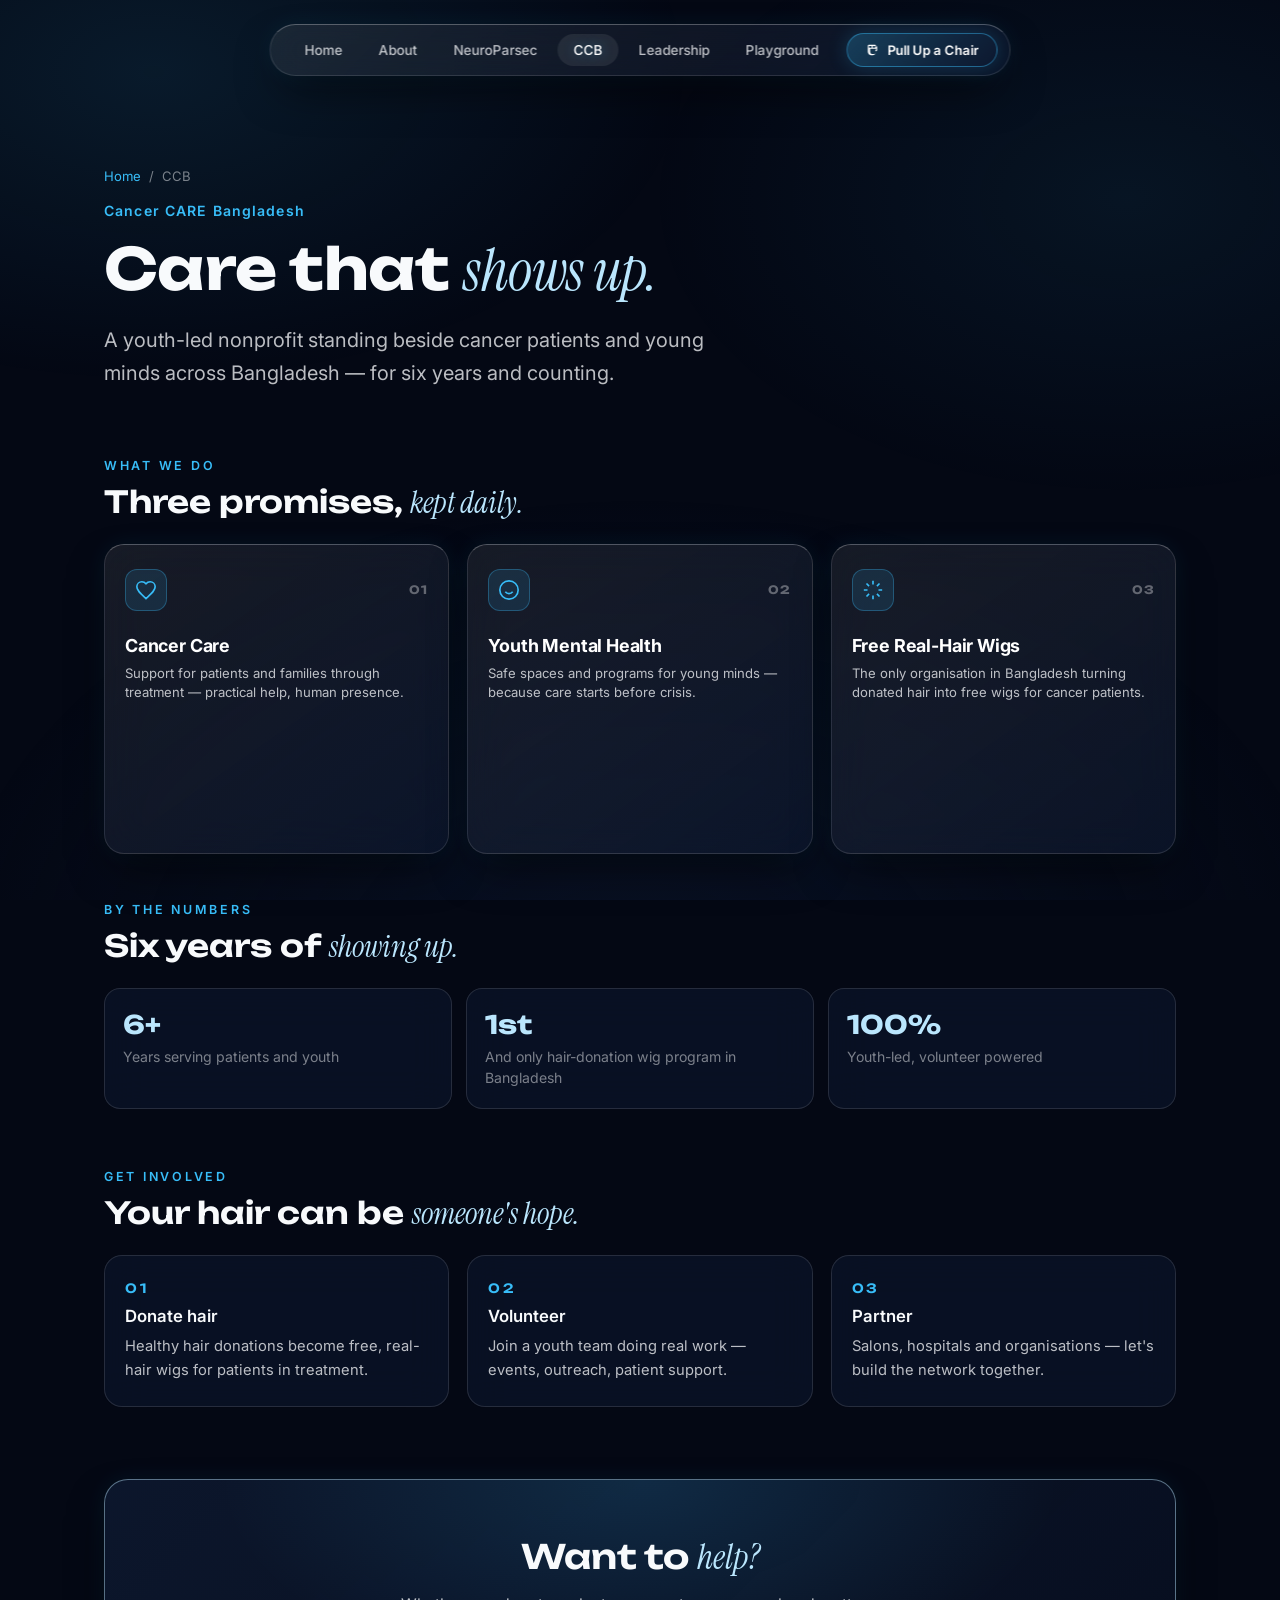
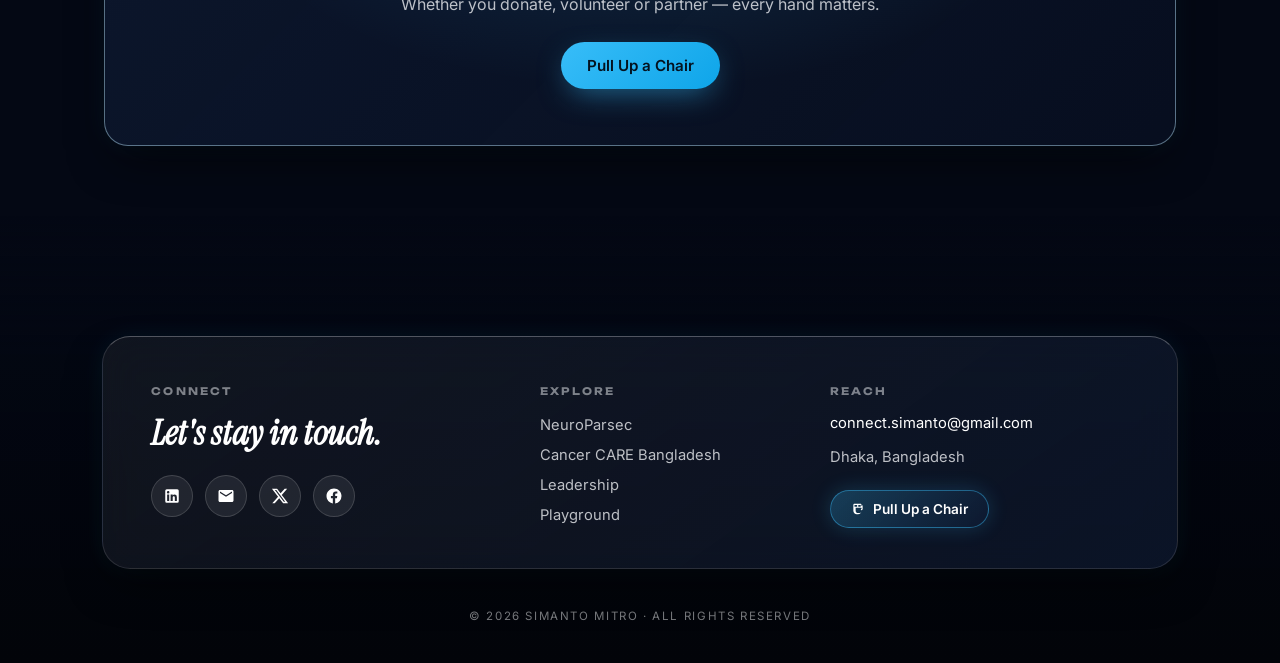
<file: ccb.html>
<!DOCTYPE html>
<html lang="en">
<head>
  <meta charset="UTF-8">
  <meta name="viewport" content="width=device-width, initial-scale=1.0, viewport-fit=cover">
  <title>Cancer CARE Bangladesh — Simanto Mitro</title>
  <meta name="description" content="Cancer CARE Bangladesh — youth-led nonprofit for cancer care, youth mental health and free real-hair wigs.">
  <link rel="icon" type="image/svg+xml" href="./favicon.svg">
  <link rel="preconnect" href="https://fonts.googleapis.com">
  <link rel="preconnect" href="https://fonts.gstatic.com" crossorigin>
  <link href="https://fonts.googleapis.com/css2?family=Instrument+Serif:ital@0;1&family=Unbounded:wght@300;400;500;600;700;800;900&family=Inter:wght@300;400;500;600;700&display=swap" rel="stylesheet">
  <link rel="stylesheet" href="./style.css">
  <link rel="stylesheet" href="./inner.css">
  <meta name="theme-color" content="#060b18">
</head>
<body>

  <div id="cursor-glow" aria-hidden="true"></div>

  <button class="mobile-nav-toggle" id="mobile-burger" aria-label="Open menu" aria-expanded="false" aria-controls="mobile-drawer">
    <span></span><span></span><span></span>
  </button>

  <div class="mobile-nav-drawer" id="mobile-drawer" role="dialog" aria-modal="true" aria-label="Site menu" aria-hidden="true">
    <a href="./index.html" class="drawer-link">Home</a>
    <a href="./about.html" class="drawer-link">About</a>
    <a href="./neuroparsec.html" class="drawer-link">NeuroParsec</a>
    <a href="./ccb.html" class="drawer-link">CCB</a>
    <a href="./leadership.html" class="drawer-link">Leadership</a>
    <a href="./playground.html" class="drawer-link">Playground</a>
    <a href="./coffee.html" class="nav-cta">
      <svg viewBox="0 0 24 24"><path d="M18.5 3H6c-1.1 0-2 .9-2 2v10c0 3.31 2.69 6 6 6h2c3.31 0 6-2.69 6-6V5c0-1.1-.9-2-2-2zm-2 2v3h-4V5h4zm-6 0v3H6V5h4.5zm7.5 10c0 2.21-1.79 4-4 4h-2c-2.21 0-4-1.79-4-4v-5h10v5zM20 7v5c0 1.1-.9 2-2 2h-1v-2h1V7h-1V5h1c1.1 0 2 .9 2 2z"/></svg>
      <span>Pull Up a Chair</span>
    </a>
    <div class="drawer-social">
      <a href="https://www.linkedin.com/in/simanto-mitro-7778b4256/" target="_blank" rel="noopener" aria-label="LinkedIn">LinkedIn</a>
      <a href="https://x.com/simanto_mitro" target="_blank" rel="noopener" aria-label="X">X</a>
      <a href="https://www.facebook.com/simantomitro" target="_blank" rel="noopener" aria-label="Facebook">Facebook</a>
      <a href="mailto:connect.simanto@gmail.com" aria-label="Email">Email</a>
    </div>
  </div>

  <div class="nav-wrapper" id="nav-wrapper">
    <nav class="glass-nav" aria-label="Main Navigation">
      <ul class="nav-links">
        <li><a href="./index.html" class="nav-link" data-label="Home">
          <svg class="nav-icon" viewBox="0 0 24 24" fill="none" stroke="currentColor" stroke-width="2" stroke-linecap="round" stroke-linejoin="round"><path d="M3 9l9-7 9 7v11a2 2 0 0 1-2 2H5a2 2 0 0 1-2-2z"></path><polyline points="9 22 9 12 15 12 15 22"></polyline></svg>
          <span class="nav-text">Home</span></a></li>
        <li><a href="./about.html" class="nav-link" data-label="About">
          <svg class="nav-icon" viewBox="0 0 24 24" fill="none" stroke="currentColor" stroke-width="2" stroke-linecap="round" stroke-linejoin="round"><circle cx="12" cy="12" r="10"></circle><line x1="12" y1="16" x2="12" y2="12"></line><line x1="12" y1="8" x2="12.01" y2="8"></line></svg>
          <span class="nav-text">About</span></a></li>
        <li><a href="./neuroparsec.html" class="nav-link" data-label="NeuroParsec">
          <svg class="nav-icon" viewBox="0 0 24 24" fill="none" stroke="currentColor" stroke-width="2" stroke-linecap="round" stroke-linejoin="round"><path d="M22 12h-4l-3 9L9 3l-3 9H2"></path></svg>
          <span class="nav-text">NeuroParsec</span></a></li>
        <li><a href="./ccb.html" class="nav-link active" data-label="CCB">
          <svg class="nav-icon" viewBox="0 0 24 24" fill="none" stroke="currentColor" stroke-width="2" stroke-linecap="round" stroke-linejoin="round"><path d="M20.84 4.61a5.5 5.5 0 0 0-7.78 0L12 5.67l-1.06-1.06a5.5 5.5 0 0 0-7.78 7.78l1.06 1.06L12 21.23l7.78-7.78 1.06-1.06a5.5 5.5 0 0 0 0-7.78z"></path></svg>
          <span class="nav-text">CCB</span></a></li>
        <li><a href="./leadership.html" class="nav-link" data-label="Leadership">
          <svg class="nav-icon" viewBox="0 0 24 24" fill="none" stroke="currentColor" stroke-width="2" stroke-linecap="round" stroke-linejoin="round"><circle cx="12" cy="8" r="6"></circle><path d="M15.477 12.89L17 22l-5-3-5 3 1.523-9.11"></path></svg>
          <span class="nav-text">Leadership</span></a></li>
        <li><a href="./playground.html" class="nav-link" data-label="Playground">
          <svg class="nav-icon" viewBox="0 0 24 24" fill="none" stroke="currentColor" stroke-width="2" stroke-linecap="round" stroke-linejoin="round"><path d="M10 2v7.31L4.08 19.16A2 2 0 0 0 5.8 22h12.4a2 2 0 0 0 1.72-2.84L14 9.31V2"></path><path d="M8.5 2h7"></path></svg>
          <span class="nav-text">Playground</span></a></li>
      </ul>
      <a href="./coffee.html" class="nav-cta" aria-label="Reserve a seat">
        <svg viewBox="0 0 24 24"><path d="M18.5 3H6c-1.1 0-2 .9-2 2v10c0 3.31 2.69 6 6 6h2c3.31 0 6-2.69 6-6V5c0-1.1-.9-2-2-2zm-2 2v3h-4V5h4zm-6 0v3H6V5h4.5zm7.5 10c0 2.21-1.79 4-4 4h-2c-2.21 0-4-1.79-4-4v-5h10v5zM20 7v5c0 1.1-.9 2-2 2h-1v-2h1V7h-1V5h1c1.1 0 2 .9 2 2z"/></svg>
        <span class="cta-full">Pull Up a Chair</span>
        <span class="cta-short">Chair</span>
      </a>
    </nav>
  </div>

  <main class="page-main">

    <section class="page-hero">
      <div class="crumb"><a href="./index.html">Home</a> &nbsp;/&nbsp; CCB</div>
      <div class="eyebrow reveal">Cancer CARE Bangladesh</div>
      <h1 class="page-title reveal">Care that <em>shows up.</em></h1>
      <p class="page-lede reveal">A youth-led nonprofit standing beside cancer patients and young minds across Bangladesh — for six years and counting.</p>
    </section>


    <section class="page-section">
      <div class="section-kicker reveal">What we do</div>
      <h2 class="section-heading reveal">Three promises, <em>kept daily.</em></h2>
      <div class="page-grid">
        <article class="deck-card reveal">
          <div class="card-top">
            <div class="card-icon-wrap" aria-hidden="true">
              <svg viewBox="0 0 24 24" stroke-width="1.8"><path d="M12 21.35l-1.45-1.32C5.4 15.36 2 12.28 2 8.5 2 5.42 4.42 3 7.5 3c1.74 0 3.41.81 4.5 2.09C13.09 3.81 14.76 3 16.5 3 19.58 3 22 5.42 22 8.5c0 3.78-3.4 6.86-8.55 11.54L12 21.35z"/></svg>
            </div>
            <span class="card-number">01</span>
          </div>
          <div class="card-body">
            <h3 class="card-title">Cancer Care</h3>
            <p class="card-desc">Support for patients and families through treatment — practical help, human presence.</p>
          </div>
        </article>
        <article class="deck-card reveal">
          <div class="card-top">
            <div class="card-icon-wrap" aria-hidden="true">
              <svg viewBox="0 0 24 24" stroke-width="1.8"><circle cx="12" cy="12" r="10"/><path d="M8 14s1.5 2 4 2 4-2 4-2"/><line x1="9" y1="9" x2="9.01" y2="9"/><line x1="15" y1="9" x2="15.01" y2="9"/></svg>
            </div>
            <span class="card-number">02</span>
          </div>
          <div class="card-body">
            <h3 class="card-title">Youth Mental Health</h3>
            <p class="card-desc">Safe spaces and programs for young minds — because care starts before crisis.</p>
          </div>
        </article>
        <article class="deck-card reveal">
          <div class="card-top">
            <div class="card-icon-wrap" aria-hidden="true">
              <svg viewBox="0 0 24 24" stroke-width="1.8"><path d="M12 2v4M12 18v4M4.9 4.9l2.8 2.8M16.3 16.3l2.8 2.8M2 12h4M18 12h4M4.9 19.1l2.8-2.8M16.3 7.7l2.8-2.8"/></svg>
            </div>
            <span class="card-number">03</span>
          </div>
          <div class="card-body">
            <h3 class="card-title">Free Real-Hair Wigs</h3>
            <p class="card-desc">The only organisation in Bangladesh turning donated hair into free wigs for cancer patients.</p>
          </div>
        </article>
      </div>
    </section>

    <section class="page-section">
      <div class="section-kicker reveal">By the numbers</div>
      <h2 class="section-heading reveal">Six years of <em>showing up.</em></h2>
      <div class="fact-row">
        <div class="fact reveal"><span class="fact-num">6+</span><span class="fact-label">Years serving patients and youth</span></div>
        <div class="fact reveal"><span class="fact-num">1st</span><span class="fact-label">And only hair-donation wig program in Bangladesh</span></div>
        <div class="fact reveal"><span class="fact-num">100%</span><span class="fact-label">Youth-led, volunteer powered</span></div>
      </div>
    </section>

    <section class="page-section">
      <div class="section-kicker reveal">Get involved</div>
      <h2 class="section-heading reveal">Your hair can be <em>someone's hope.</em></h2>
      <div class="steps">
        <div class="step reveal"><span class="step-num">01</span><h3>Donate hair</h3><p>Healthy hair donations become free, real-hair wigs for patients in treatment.</p></div>
        <div class="step reveal"><span class="step-num">02</span><h3>Volunteer</h3><p>Join a youth team doing real work — events, outreach, patient support.</p></div>
        <div class="step reveal"><span class="step-num">03</span><h3>Partner</h3><p>Salons, hospitals and organisations — let's build the network together.</p></div>
      </div>
    </section>
    <section class="cta-band">
      <div class="cta-card reveal">
        <h2>Want to <em>help?</em></h2>
        <p>Whether you donate, volunteer or partner — every hand matters.</p>
        <div class="cta-actions">
          <a href="./coffee.html" class="btn-primary">Pull Up a Chair</a>
        </div>
      </div>
    </section>

  </main>

  <footer class="footer-section" id="footer-section">
    <div class="footer-panel">
      <div class="footer-col">
        <span class="footer-tag">CONNECT</span>
        <h3 class="footer-heading">Let's stay in touch.</h3>
        <div class="social-links">
          <a href="https://www.linkedin.com/in/simanto-mitro-7778b4256/" target="_blank" rel="noopener" class="social-btn" aria-label="LinkedIn">
            <svg viewBox="0 0 24 24"><path d="M19 3a2 2 0 0 1 2 2v14a2 2 0 0 1-2 2H5a2 2 0 0 1-2-2V5a2 2 0 0 1 2-2h14m-.5 15.5v-5.3a3.26 3.26 0 0 0-3.26-3.26c-.85 0-1.84.52-2.28 1.3v-1.11h-2.79v8.37h2.79v-4.93c0-.77.62-1.4 1.39-1.4a1.4 1.4 0 0 1 1.4 1.4v4.93h2.75M6.88 8.56a1.68 1.68 0 0 0 1.68-1.68c0-.93-.75-1.69-1.68-1.69a1.69 1.69 0 0 0-1.69 1.69c0 .93.76 1.68 1.69 1.68m1.39 9.94v-8.37H5.5v8.37h2.77z"/></svg>
          </a>
          <a href="mailto:connect.simanto@gmail.com" class="social-btn" aria-label="Email">
            <svg viewBox="0 0 24 24"><path d="M20 4H4c-1.1 0-1.99.9-1.99 2L2 18c0 1.1.9 2 2 2h16c1.1 0 2-.9 2-2V6c0-1.1-.9-2-2-2zm0 4l-8 5-8-5V6l8 5 8-5v2z"/></svg>
          </a>
          <a href="https://x.com/simanto_mitro" target="_blank" rel="noopener" class="social-btn" aria-label="X (Twitter)">
            <svg viewBox="0 0 24 24"><path d="M18.244 2.25h3.308l-7.227 8.26 8.502 11.24H16.17l-5.214-6.817L4.99 21.75H1.68l7.73-8.835L1.254 2.25H8.08l4.713 6.231zm-1.161 17.52h1.833L7.084 4.126H5.117z"/></svg>
          </a>
          <a href="https://www.facebook.com/simantomitro" target="_blank" rel="noopener" class="social-btn" aria-label="Facebook">
            <svg viewBox="0 0 24 24"><path d="M12 2.04C6.5 2.04 2 6.53 2 12.06C2 17.06 5.66 21.21 10.44 21.96V14.96H7.9V12.06H10.44V9.85C10.44 7.34 11.93 5.96 14.22 5.96C15.31 5.96 16.45 6.15 16.45 6.15V8.62H15.19C13.95 8.62 13.56 9.39 13.56 10.18V12.06H16.34L15.89 14.96H13.56V21.96A10 10 0 0 0 22 12.06C22 6.53 17.5 2.04 12 2.04Z"/></svg>
          </a>
        </div>
      </div>
      <div class="footer-col">
        <span class="footer-tag">EXPLORE</span>
        <ul class="footer-links-list">
          <li><a href="./neuroparsec.html">NeuroParsec</a></li>
          <li><a href="./ccb.html">Cancer CARE Bangladesh</a></li>
          <li><a href="./leadership.html">Leadership</a></li>
          <li><a href="./playground.html">Playground</a></li>
        </ul>
      </div>
      <div class="footer-col">
        <span class="footer-tag">REACH</span>
        <div class="footer-reach-item">
          <a href="mailto:connect.simanto@gmail.com">connect.simanto@gmail.com</a>
        </div>
        <div class="footer-reach-item">
          <span>Dhaka, Bangladesh</span>
        </div>
        <a href="./coffee.html" class="footer-chair-btn">
          <svg viewBox="0 0 24 24" width="14" height="14" fill="currentColor"><path d="M18.5 3H6c-1.1 0-2 .9-2 2v10c0 3.31 2.69 6 6 6h2c3.31 0 6-2.69 6-6V5c0-1.1-.9-2-2-2zm-2 2v3h-4V5h4zm-6 0v3H6V5h4.5zm7.5 10c0 2.21-1.79 4-4 4h-2c-2.21 0-4-1.79-4-4v-5h10v5zM20 7v5c0 1.1-.9 2-2 2h-1v-2h1V7h-1V5h1c1.1 0 2 .9 2 2z"/></svg>
          <span>Pull Up a Chair</span>
        </a>
      </div>
    </div>
    <div class="footer-copyright">
      &copy; 2026 SIMANTO MITRO &middot; ALL RIGHTS RESERVED
    </div>
  </footer>

  <script src="./inner.js"></script>
</body>
</html>
</file>
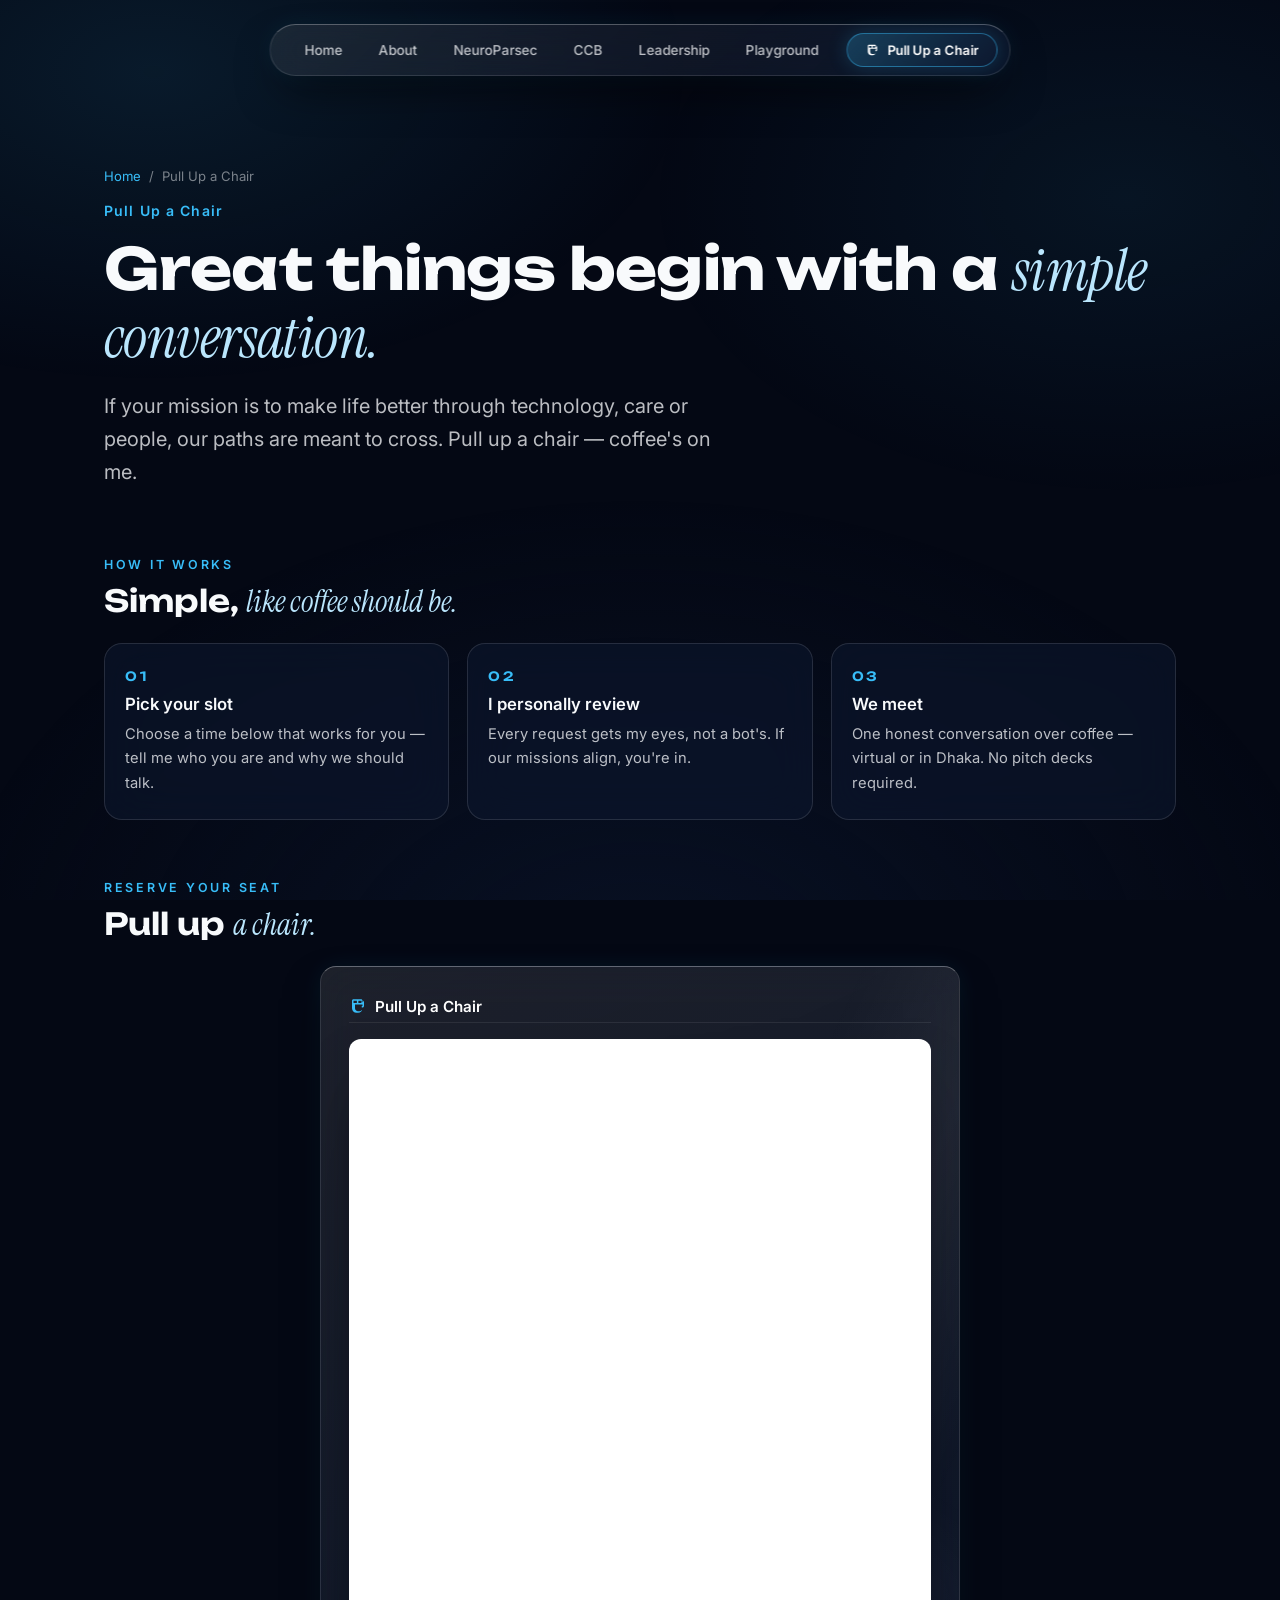
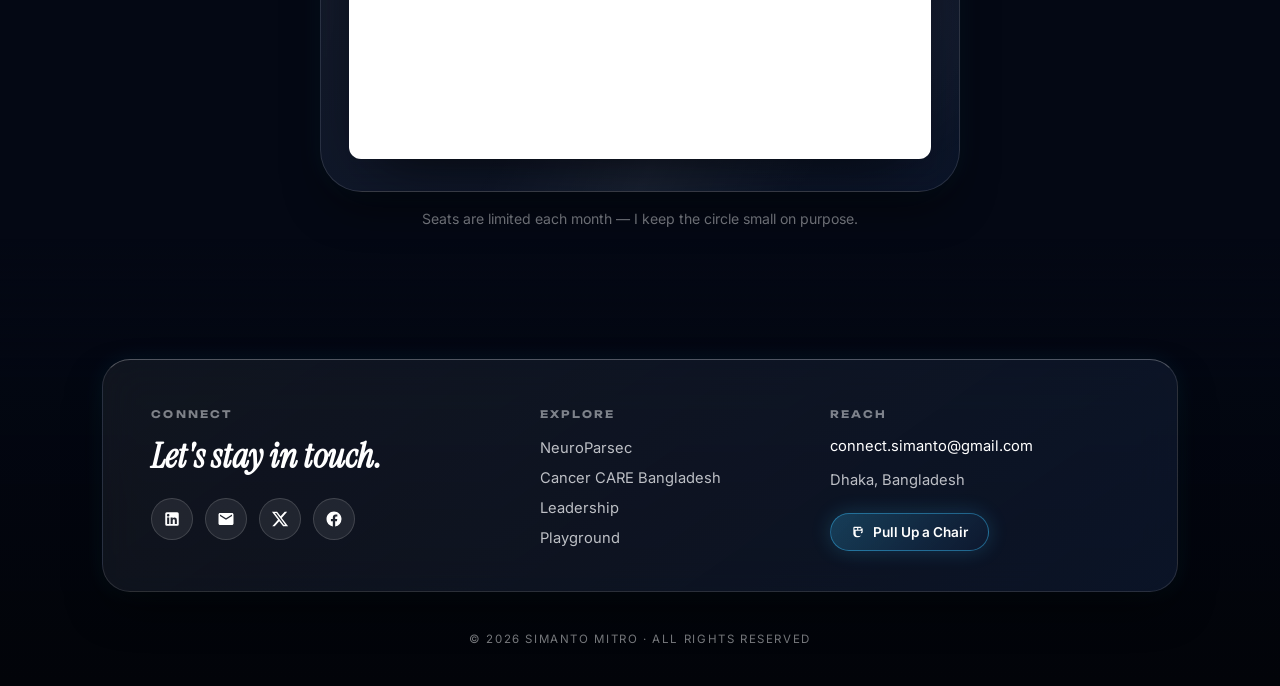
<file: coffee.html>
<!DOCTYPE html>
<html lang="en">
<head>
  <meta charset="UTF-8">
  <meta name="viewport" content="width=device-width, initial-scale=1.0, viewport-fit=cover">
  <title>Pull Up a Chair — Simanto Mitro</title>
  <meta name="description" content="Pull Up a Chair — reserve a coffee conversation with Simanto Mitro.">
  <link rel="icon" type="image/svg+xml" href="./favicon.svg">
  <link rel="preconnect" href="https://fonts.googleapis.com">
  <link rel="preconnect" href="https://fonts.gstatic.com" crossorigin>
  <link href="https://fonts.googleapis.com/css2?family=Instrument+Serif:ital@0;1&family=Unbounded:wght@300;400;500;600;700;800;900&family=Inter:wght@300;400;500;600;700&display=swap" rel="stylesheet">
  <link rel="stylesheet" href="./style.css">
  <link rel="stylesheet" href="./inner.css">
  <meta name="theme-color" content="#060b18">
</head>
<body>

  <div id="cursor-glow" aria-hidden="true"></div>

  <button class="mobile-nav-toggle" id="mobile-burger" aria-label="Open menu" aria-expanded="false" aria-controls="mobile-drawer">
    <span></span><span></span><span></span>
  </button>

  <div class="mobile-nav-drawer" id="mobile-drawer" role="dialog" aria-modal="true" aria-label="Site menu" aria-hidden="true">
    <a href="./index.html" class="drawer-link">Home</a>
    <a href="./about.html" class="drawer-link">About</a>
    <a href="./neuroparsec.html" class="drawer-link">NeuroParsec</a>
    <a href="./ccb.html" class="drawer-link">CCB</a>
    <a href="./leadership.html" class="drawer-link">Leadership</a>
    <a href="./playground.html" class="drawer-link">Playground</a>
    <a href="./coffee.html" class="nav-cta">
      <svg viewBox="0 0 24 24"><path d="M18.5 3H6c-1.1 0-2 .9-2 2v10c0 3.31 2.69 6 6 6h2c3.31 0 6-2.69 6-6V5c0-1.1-.9-2-2-2zm-2 2v3h-4V5h4zm-6 0v3H6V5h4.5zm7.5 10c0 2.21-1.79 4-4 4h-2c-2.21 0-4-1.79-4-4v-5h10v5zM20 7v5c0 1.1-.9 2-2 2h-1v-2h1V7h-1V5h1c1.1 0 2 .9 2 2z"/></svg>
      <span>Pull Up a Chair</span>
    </a>
    <div class="drawer-social">
      <a href="https://www.linkedin.com/in/simanto-mitro-7778b4256/" target="_blank" rel="noopener" aria-label="LinkedIn">LinkedIn</a>
      <a href="https://x.com/simanto_mitro" target="_blank" rel="noopener" aria-label="X">X</a>
      <a href="https://www.facebook.com/simantomitro" target="_blank" rel="noopener" aria-label="Facebook">Facebook</a>
      <a href="mailto:connect.simanto@gmail.com" aria-label="Email">Email</a>
    </div>
  </div>

  <div class="nav-wrapper" id="nav-wrapper">
    <nav class="glass-nav" aria-label="Main Navigation">
      <ul class="nav-links">
        <li><a href="./index.html" class="nav-link" data-label="Home">
          <svg class="nav-icon" viewBox="0 0 24 24" fill="none" stroke="currentColor" stroke-width="2" stroke-linecap="round" stroke-linejoin="round"><path d="M3 9l9-7 9 7v11a2 2 0 0 1-2 2H5a2 2 0 0 1-2-2z"></path><polyline points="9 22 9 12 15 12 15 22"></polyline></svg>
          <span class="nav-text">Home</span></a></li>
        <li><a href="./about.html" class="nav-link" data-label="About">
          <svg class="nav-icon" viewBox="0 0 24 24" fill="none" stroke="currentColor" stroke-width="2" stroke-linecap="round" stroke-linejoin="round"><circle cx="12" cy="12" r="10"></circle><line x1="12" y1="16" x2="12" y2="12"></line><line x1="12" y1="8" x2="12.01" y2="8"></line></svg>
          <span class="nav-text">About</span></a></li>
        <li><a href="./neuroparsec.html" class="nav-link" data-label="NeuroParsec">
          <svg class="nav-icon" viewBox="0 0 24 24" fill="none" stroke="currentColor" stroke-width="2" stroke-linecap="round" stroke-linejoin="round"><path d="M22 12h-4l-3 9L9 3l-3 9H2"></path></svg>
          <span class="nav-text">NeuroParsec</span></a></li>
        <li><a href="./ccb.html" class="nav-link" data-label="CCB">
          <svg class="nav-icon" viewBox="0 0 24 24" fill="none" stroke="currentColor" stroke-width="2" stroke-linecap="round" stroke-linejoin="round"><path d="M20.84 4.61a5.5 5.5 0 0 0-7.78 0L12 5.67l-1.06-1.06a5.5 5.5 0 0 0-7.78 7.78l1.06 1.06L12 21.23l7.78-7.78 1.06-1.06a5.5 5.5 0 0 0 0-7.78z"></path></svg>
          <span class="nav-text">CCB</span></a></li>
        <li><a href="./leadership.html" class="nav-link" data-label="Leadership">
          <svg class="nav-icon" viewBox="0 0 24 24" fill="none" stroke="currentColor" stroke-width="2" stroke-linecap="round" stroke-linejoin="round"><circle cx="12" cy="8" r="6"></circle><path d="M15.477 12.89L17 22l-5-3-5 3 1.523-9.11"></path></svg>
          <span class="nav-text">Leadership</span></a></li>
        <li><a href="./playground.html" class="nav-link" data-label="Playground">
          <svg class="nav-icon" viewBox="0 0 24 24" fill="none" stroke="currentColor" stroke-width="2" stroke-linecap="round" stroke-linejoin="round"><path d="M10 2v7.31L4.08 19.16A2 2 0 0 0 5.8 22h12.4a2 2 0 0 0 1.72-2.84L14 9.31V2"></path><path d="M8.5 2h7"></path></svg>
          <span class="nav-text">Playground</span></a></li>
      </ul>
      <a href="./coffee.html" class="nav-cta" aria-label="Reserve a seat">
        <svg viewBox="0 0 24 24"><path d="M18.5 3H6c-1.1 0-2 .9-2 2v10c0 3.31 2.69 6 6 6h2c3.31 0 6-2.69 6-6V5c0-1.1-.9-2-2-2zm-2 2v3h-4V5h4zm-6 0v3H6V5h4.5zm7.5 10c0 2.21-1.79 4-4 4h-2c-2.21 0-4-1.79-4-4v-5h10v5zM20 7v5c0 1.1-.9 2-2 2h-1v-2h1V7h-1V5h1c1.1 0 2 .9 2 2z"/></svg>
        <span class="cta-full">Pull Up a Chair</span>
        <span class="cta-short">Chair</span>
      </a>
    </nav>
  </div>

  <main class="page-main">

    <section class="page-hero">
      <div class="crumb"><a href="./index.html">Home</a> &nbsp;/&nbsp; Pull Up a Chair</div>
      <div class="eyebrow reveal">Pull Up a Chair</div>
      <h1 class="page-title reveal">Great things begin with a <em>simple conversation.</em></h1>
      <p class="page-lede reveal">If your mission is to make life better through technology, care or people, our paths are meant to cross. Pull up a chair — coffee's on me.</p>
    </section>


    <section class="page-section">
      <div class="section-kicker reveal">How it works</div>
      <h2 class="section-heading reveal">Simple, <em>like coffee should be.</em></h2>
      <div class="steps">
        <div class="step reveal"><span class="step-num">01</span><h3>Pick your slot</h3><p>Choose a time below that works for you — tell me who you are and why we should talk.</p></div>
        <div class="step reveal"><span class="step-num">02</span><h3>I personally review</h3><p>Every request gets my eyes, not a bot's. If our missions align, you're in.</p></div>
        <div class="step reveal"><span class="step-num">03</span><h3>We meet</h3><p>One honest conversation over coffee — virtual or in Dhaka. No pitch decks required.</p></div>
      </div>
    </section>

    <section class="page-section" id="chair-form-section">
      <div class="section-kicker reveal">Reserve your seat</div>
      <h2 class="section-heading reveal">Pull up <em>a chair.</em></h2>
      <div class="mug-form-wrapper reveal" style="max-width: 640px; margin: 0 auto;">
        <div class="mug-body">
          <div class="mug-header">
            <svg viewBox="0 0 24 24"><path d="M18.5 3H6c-1.1 0-2 .9-2 2v10c0 3.31 2.69 6 6 6h2c3.31 0 6-2.69 6-6V5c0-1.1-.9-2-2-2zm-2 2v3h-4V5h4zm-6 0v3H6V5h4.5zm7.5 10c0 2.21-1.79 4-4 4h-2c-2.21 0-4-1.79-4-4v-5h10v5zM20 7v5c0 1.1-.9 2-2 2h-1v-2h1V7h-1V5h1c1.1 0 2 .9 2 2z"/></svg>
            <span>Pull Up a Chair</span>
          </div>
          <form id="chair-calendly" name="pull-up-a-chair-calendly">
            <!-- Calendly inline widget begin -->
            <div class="calendly-inline-widget" data-url="https://calendly.com/connect-simanto/coffee-with-simanto?hide_gdpr_banner=1&background_color=060b18&text_color=f1f5f9&primary_color=38bdf8" style="min-width:320px;height:720px;border-radius:12px;overflow:hidden;"></div>
            <script type="text/javascript" src="https://assets.calendly.com/assets/external/widget.js" async></script>
            <!-- Calendly inline widget end -->
          </form>
        </div>
      </div>
      <p class="reveal" style="text-align:center; color: var(--text-muted); font-size: 0.88rem; margin-top: 18px;">Seats are limited each month — I keep the circle small on purpose.</p>
    </section>


  </main>

  <footer class="footer-section" id="footer-section">
    <div class="footer-panel">
      <div class="footer-col">
        <span class="footer-tag">CONNECT</span>
        <h3 class="footer-heading">Let's stay in touch.</h3>
        <div class="social-links">
          <a href="https://www.linkedin.com/in/simanto-mitro-7778b4256/" target="_blank" rel="noopener" class="social-btn" aria-label="LinkedIn">
            <svg viewBox="0 0 24 24"><path d="M19 3a2 2 0 0 1 2 2v14a2 2 0 0 1-2 2H5a2 2 0 0 1-2-2V5a2 2 0 0 1 2-2h14m-.5 15.5v-5.3a3.26 3.26 0 0 0-3.26-3.26c-.85 0-1.84.52-2.28 1.3v-1.11h-2.79v8.37h2.79v-4.93c0-.77.62-1.4 1.39-1.4a1.4 1.4 0 0 1 1.4 1.4v4.93h2.75M6.88 8.56a1.68 1.68 0 0 0 1.68-1.68c0-.93-.75-1.69-1.68-1.69a1.69 1.69 0 0 0-1.69 1.69c0 .93.76 1.68 1.69 1.68m1.39 9.94v-8.37H5.5v8.37h2.77z"/></svg>
          </a>
          <a href="mailto:connect.simanto@gmail.com" class="social-btn" aria-label="Email">
            <svg viewBox="0 0 24 24"><path d="M20 4H4c-1.1 0-1.99.9-1.99 2L2 18c0 1.1.9 2 2 2h16c1.1 0 2-.9 2-2V6c0-1.1-.9-2-2-2zm0 4l-8 5-8-5V6l8 5 8-5v2z"/></svg>
          </a>
          <a href="https://x.com/simanto_mitro" target="_blank" rel="noopener" class="social-btn" aria-label="X (Twitter)">
            <svg viewBox="0 0 24 24"><path d="M18.244 2.25h3.308l-7.227 8.26 8.502 11.24H16.17l-5.214-6.817L4.99 21.75H1.68l7.73-8.835L1.254 2.25H8.08l4.713 6.231zm-1.161 17.52h1.833L7.084 4.126H5.117z"/></svg>
          </a>
          <a href="https://www.facebook.com/simantomitro" target="_blank" rel="noopener" class="social-btn" aria-label="Facebook">
            <svg viewBox="0 0 24 24"><path d="M12 2.04C6.5 2.04 2 6.53 2 12.06C2 17.06 5.66 21.21 10.44 21.96V14.96H7.9V12.06H10.44V9.85C10.44 7.34 11.93 5.96 14.22 5.96C15.31 5.96 16.45 6.15 16.45 6.15V8.62H15.19C13.95 8.62 13.56 9.39 13.56 10.18V12.06H16.34L15.89 14.96H13.56V21.96A10 10 0 0 0 22 12.06C22 6.53 17.5 2.04 12 2.04Z"/></svg>
          </a>
        </div>
      </div>
      <div class="footer-col">
        <span class="footer-tag">EXPLORE</span>
        <ul class="footer-links-list">
          <li><a href="./neuroparsec.html">NeuroParsec</a></li>
          <li><a href="./ccb.html">Cancer CARE Bangladesh</a></li>
          <li><a href="./leadership.html">Leadership</a></li>
          <li><a href="./playground.html">Playground</a></li>
        </ul>
      </div>
      <div class="footer-col">
        <span class="footer-tag">REACH</span>
        <div class="footer-reach-item">
          <a href="mailto:connect.simanto@gmail.com">connect.simanto@gmail.com</a>
        </div>
        <div class="footer-reach-item">
          <span>Dhaka, Bangladesh</span>
        </div>
        <a href="./coffee.html" class="footer-chair-btn">
          <svg viewBox="0 0 24 24" width="14" height="14" fill="currentColor"><path d="M18.5 3H6c-1.1 0-2 .9-2 2v10c0 3.31 2.69 6 6 6h2c3.31 0 6-2.69 6-6V5c0-1.1-.9-2-2-2zm-2 2v3h-4V5h4zm-6 0v3H6V5h4.5zm7.5 10c0 2.21-1.79 4-4 4h-2c-2.21 0-4-1.79-4-4v-5h10v5zM20 7v5c0 1.1-.9 2-2 2h-1v-2h1V7h-1V5h1c1.1 0 2 .9 2 2z"/></svg>
          <span>Pull Up a Chair</span>
        </a>
      </div>
    </div>
    <div class="footer-copyright">
      &copy; 2026 SIMANTO MITRO &middot; ALL RIGHTS RESERVED
    </div>
  </footer>

  <script src="./inner.js"></script>
</body>
</html>
</file>
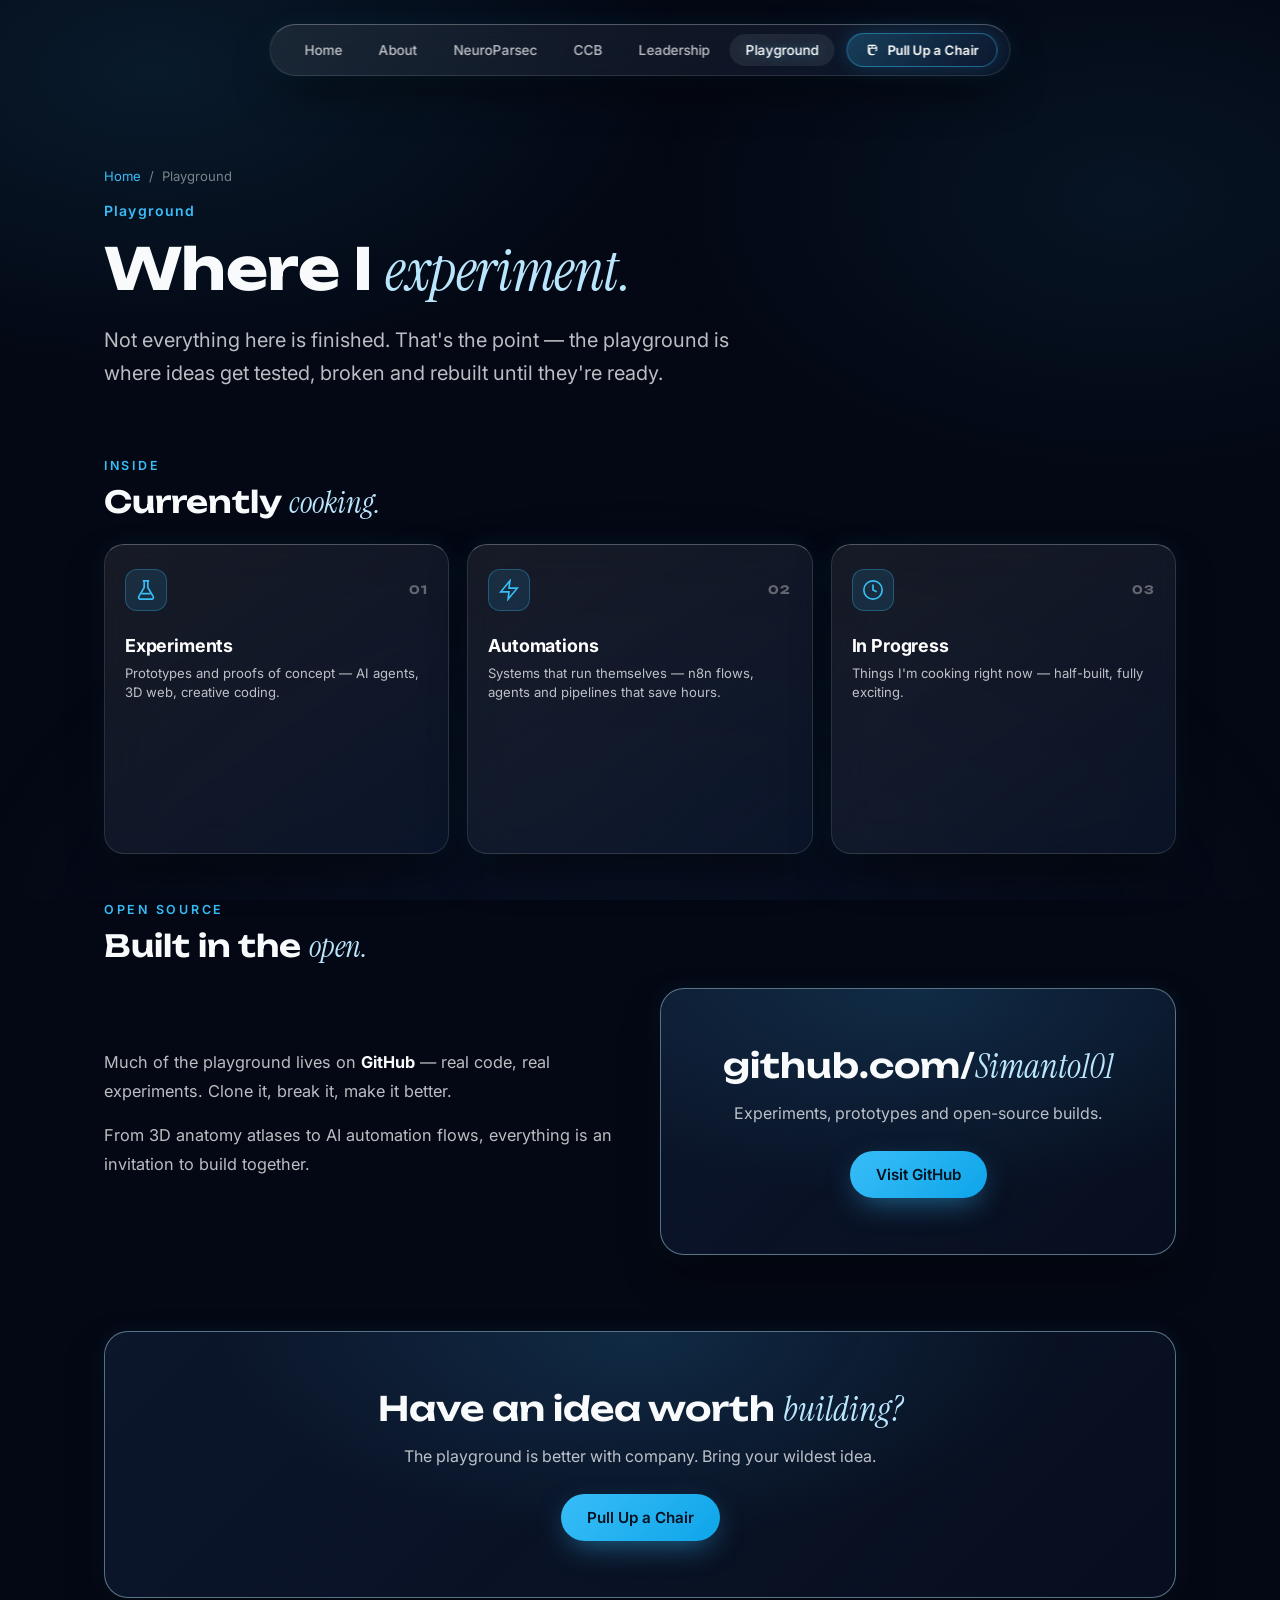
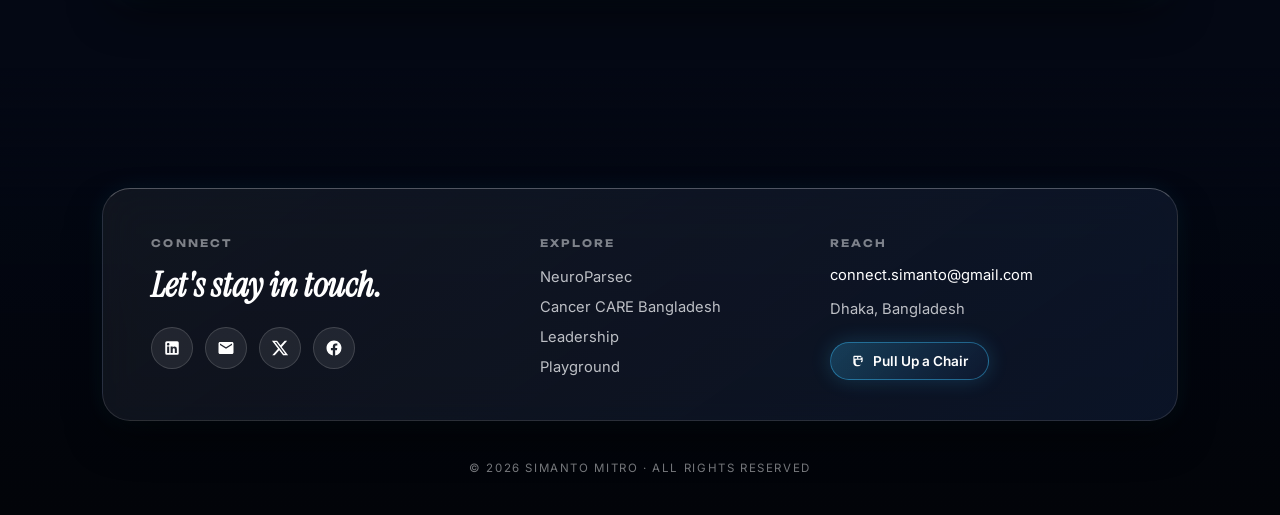
<file: playground.html>
<!DOCTYPE html>
<html lang="en">
<head>
  <meta charset="UTF-8">
  <meta name="viewport" content="width=device-width, initial-scale=1.0, viewport-fit=cover">
  <title>Playground — Simanto Mitro</title>
  <meta name="description" content="Simanto Mitro's Playground — experiments, automations and things I'm cooking.">
  <link rel="icon" type="image/svg+xml" href="./favicon.svg">
  <link rel="preconnect" href="https://fonts.googleapis.com">
  <link rel="preconnect" href="https://fonts.gstatic.com" crossorigin>
  <link href="https://fonts.googleapis.com/css2?family=Instrument+Serif:ital@0;1&family=Unbounded:wght@300;400;500;600;700;800;900&family=Inter:wght@300;400;500;600;700&display=swap" rel="stylesheet">
  <link rel="stylesheet" href="./style.css">
  <link rel="stylesheet" href="./inner.css">
  <meta name="theme-color" content="#060b18">
</head>
<body>

  <div id="cursor-glow" aria-hidden="true"></div>

  <button class="mobile-nav-toggle" id="mobile-burger" aria-label="Open menu" aria-expanded="false" aria-controls="mobile-drawer">
    <span></span><span></span><span></span>
  </button>

  <div class="mobile-nav-drawer" id="mobile-drawer" role="dialog" aria-modal="true" aria-label="Site menu" aria-hidden="true">
    <a href="./index.html" class="drawer-link">Home</a>
    <a href="./about.html" class="drawer-link">About</a>
    <a href="./neuroparsec.html" class="drawer-link">NeuroParsec</a>
    <a href="./ccb.html" class="drawer-link">CCB</a>
    <a href="./leadership.html" class="drawer-link">Leadership</a>
    <a href="./playground.html" class="drawer-link">Playground</a>
    <a href="./coffee.html" class="nav-cta">
      <svg viewBox="0 0 24 24"><path d="M18.5 3H6c-1.1 0-2 .9-2 2v10c0 3.31 2.69 6 6 6h2c3.31 0 6-2.69 6-6V5c0-1.1-.9-2-2-2zm-2 2v3h-4V5h4zm-6 0v3H6V5h4.5zm7.5 10c0 2.21-1.79 4-4 4h-2c-2.21 0-4-1.79-4-4v-5h10v5zM20 7v5c0 1.1-.9 2-2 2h-1v-2h1V7h-1V5h1c1.1 0 2 .9 2 2z"/></svg>
      <span>Pull Up a Chair</span>
    </a>
    <div class="drawer-social">
      <a href="https://www.linkedin.com/in/simanto-mitro-7778b4256/" target="_blank" rel="noopener" aria-label="LinkedIn">LinkedIn</a>
      <a href="https://x.com/simanto_mitro" target="_blank" rel="noopener" aria-label="X">X</a>
      <a href="https://www.facebook.com/simantomitro" target="_blank" rel="noopener" aria-label="Facebook">Facebook</a>
      <a href="mailto:connect.simanto@gmail.com" aria-label="Email">Email</a>
    </div>
  </div>

  <div class="nav-wrapper" id="nav-wrapper">
    <nav class="glass-nav" aria-label="Main Navigation">
      <ul class="nav-links">
        <li><a href="./index.html" class="nav-link" data-label="Home">
          <svg class="nav-icon" viewBox="0 0 24 24" fill="none" stroke="currentColor" stroke-width="2" stroke-linecap="round" stroke-linejoin="round"><path d="M3 9l9-7 9 7v11a2 2 0 0 1-2 2H5a2 2 0 0 1-2-2z"></path><polyline points="9 22 9 12 15 12 15 22"></polyline></svg>
          <span class="nav-text">Home</span></a></li>
        <li><a href="./about.html" class="nav-link" data-label="About">
          <svg class="nav-icon" viewBox="0 0 24 24" fill="none" stroke="currentColor" stroke-width="2" stroke-linecap="round" stroke-linejoin="round"><circle cx="12" cy="12" r="10"></circle><line x1="12" y1="16" x2="12" y2="12"></line><line x1="12" y1="8" x2="12.01" y2="8"></line></svg>
          <span class="nav-text">About</span></a></li>
        <li><a href="./neuroparsec.html" class="nav-link" data-label="NeuroParsec">
          <svg class="nav-icon" viewBox="0 0 24 24" fill="none" stroke="currentColor" stroke-width="2" stroke-linecap="round" stroke-linejoin="round"><path d="M22 12h-4l-3 9L9 3l-3 9H2"></path></svg>
          <span class="nav-text">NeuroParsec</span></a></li>
        <li><a href="./ccb.html" class="nav-link" data-label="CCB">
          <svg class="nav-icon" viewBox="0 0 24 24" fill="none" stroke="currentColor" stroke-width="2" stroke-linecap="round" stroke-linejoin="round"><path d="M20.84 4.61a5.5 5.5 0 0 0-7.78 0L12 5.67l-1.06-1.06a5.5 5.5 0 0 0-7.78 7.78l1.06 1.06L12 21.23l7.78-7.78 1.06-1.06a5.5 5.5 0 0 0 0-7.78z"></path></svg>
          <span class="nav-text">CCB</span></a></li>
        <li><a href="./leadership.html" class="nav-link" data-label="Leadership">
          <svg class="nav-icon" viewBox="0 0 24 24" fill="none" stroke="currentColor" stroke-width="2" stroke-linecap="round" stroke-linejoin="round"><circle cx="12" cy="8" r="6"></circle><path d="M15.477 12.89L17 22l-5-3-5 3 1.523-9.11"></path></svg>
          <span class="nav-text">Leadership</span></a></li>
        <li><a href="./playground.html" class="nav-link active" data-label="Playground">
          <svg class="nav-icon" viewBox="0 0 24 24" fill="none" stroke="currentColor" stroke-width="2" stroke-linecap="round" stroke-linejoin="round"><path d="M10 2v7.31L4.08 19.16A2 2 0 0 0 5.8 22h12.4a2 2 0 0 0 1.72-2.84L14 9.31V2"></path><path d="M8.5 2h7"></path></svg>
          <span class="nav-text">Playground</span></a></li>
      </ul>
      <a href="./coffee.html" class="nav-cta" aria-label="Reserve a seat">
        <svg viewBox="0 0 24 24"><path d="M18.5 3H6c-1.1 0-2 .9-2 2v10c0 3.31 2.69 6 6 6h2c3.31 0 6-2.69 6-6V5c0-1.1-.9-2-2-2zm-2 2v3h-4V5h4zm-6 0v3H6V5h4.5zm7.5 10c0 2.21-1.79 4-4 4h-2c-2.21 0-4-1.79-4-4v-5h10v5zM20 7v5c0 1.1-.9 2-2 2h-1v-2h1V7h-1V5h1c1.1 0 2 .9 2 2z"/></svg>
        <span class="cta-full">Pull Up a Chair</span>
        <span class="cta-short">Chair</span>
      </a>
    </nav>
  </div>

  <main class="page-main">

    <section class="page-hero">
      <div class="crumb"><a href="./index.html">Home</a> &nbsp;/&nbsp; Playground</div>
      <div class="eyebrow reveal">Playground</div>
      <h1 class="page-title reveal">Where I <em>experiment.</em></h1>
      <p class="page-lede reveal">Not everything here is finished. That's the point — the playground is where ideas get tested, broken and rebuilt until they're ready.</p>
    </section>


    <section class="page-section">
      <div class="section-kicker reveal">Inside</div>
      <h2 class="section-heading reveal">Currently <em>cooking.</em></h2>
      <div class="page-grid">
        <article class="deck-card reveal">
          <div class="card-top">
            <div class="card-icon-wrap" aria-hidden="true">
              <svg viewBox="0 0 24 24" stroke-width="1.8"><path d="M10 2v7.31L4.08 19.16A2 2 0 0 0 5.8 22h12.4a2 2 0 0 0 1.72-2.84L14 9.31V2"/><path d="M8.5 2h7M7 16h10"/></svg>
            </div>
            <span class="card-number">01</span>
          </div>
          <div class="card-body">
            <h3 class="card-title">Experiments</h3>
            <p class="card-desc">Prototypes and proofs of concept — AI agents, 3D web, creative coding.</p>
          </div>
        </article>
        <article class="deck-card reveal">
          <div class="card-top">
            <div class="card-icon-wrap" aria-hidden="true">
              <svg viewBox="0 0 24 24" stroke-width="1.8"><polygon points="13 2 3 14 12 14 11 22 21 10 12 10 13 2"/></svg>
            </div>
            <span class="card-number">02</span>
          </div>
          <div class="card-body">
            <h3 class="card-title">Automations</h3>
            <p class="card-desc">Systems that run themselves — n8n flows, agents and pipelines that save hours.</p>
          </div>
        </article>
        <article class="deck-card reveal">
          <div class="card-top">
            <div class="card-icon-wrap" aria-hidden="true">
              <svg viewBox="0 0 24 24" stroke-width="1.8"><circle cx="12" cy="12" r="10"/><path d="M12 6v6l4 2"/></svg>
            </div>
            <span class="card-number">03</span>
          </div>
          <div class="card-body">
            <h3 class="card-title">In Progress</h3>
            <p class="card-desc">Things I'm cooking right now — half-built, fully exciting.</p>
          </div>
        </article>
      </div>
    </section>

    <section class="page-section">
      <div class="section-kicker reveal">Open source</div>
      <h2 class="section-heading reveal">Built in the <em>open.</em></h2>
      <div class="split">
        <div class="split-copy reveal">
          <p>Much of the playground lives on <strong>GitHub</strong> — real code, real experiments. Clone it, break it, make it better.</p>
          <p>From 3D anatomy atlases to AI automation flows, everything is an invitation to build together.</p>
        </div>
        <div class="split-media reveal">
          <div class="cta-card" style="margin:0">
            <h2>github.com/<em>Simanto101</em></h2>
            <p>Experiments, prototypes and open-source builds.</p>
            <div class="cta-actions">
              <a href="https://github.com/Simanto101" target="_blank" rel="noopener" class="btn-primary">Visit GitHub</a>
            </div>
          </div>
        </div>
      </div>
    </section>
    <section class="cta-band">
      <div class="cta-card reveal">
        <h2>Have an idea worth <em>building?</em></h2>
        <p>The playground is better with company. Bring your wildest idea.</p>
        <div class="cta-actions">
          <a href="./coffee.html" class="btn-primary">Pull Up a Chair</a>
        </div>
      </div>
    </section>

  </main>

  <footer class="footer-section" id="footer-section">
    <div class="footer-panel">
      <div class="footer-col">
        <span class="footer-tag">CONNECT</span>
        <h3 class="footer-heading">Let's stay in touch.</h3>
        <div class="social-links">
          <a href="https://www.linkedin.com/in/simanto-mitro-7778b4256/" target="_blank" rel="noopener" class="social-btn" aria-label="LinkedIn">
            <svg viewBox="0 0 24 24"><path d="M19 3a2 2 0 0 1 2 2v14a2 2 0 0 1-2 2H5a2 2 0 0 1-2-2V5a2 2 0 0 1 2-2h14m-.5 15.5v-5.3a3.26 3.26 0 0 0-3.26-3.26c-.85 0-1.84.52-2.28 1.3v-1.11h-2.79v8.37h2.79v-4.93c0-.77.62-1.4 1.39-1.4a1.4 1.4 0 0 1 1.4 1.4v4.93h2.75M6.88 8.56a1.68 1.68 0 0 0 1.68-1.68c0-.93-.75-1.69-1.68-1.69a1.69 1.69 0 0 0-1.69 1.69c0 .93.76 1.68 1.69 1.68m1.39 9.94v-8.37H5.5v8.37h2.77z"/></svg>
          </a>
          <a href="mailto:connect.simanto@gmail.com" class="social-btn" aria-label="Email">
            <svg viewBox="0 0 24 24"><path d="M20 4H4c-1.1 0-1.99.9-1.99 2L2 18c0 1.1.9 2 2 2h16c1.1 0 2-.9 2-2V6c0-1.1-.9-2-2-2zm0 4l-8 5-8-5V6l8 5 8-5v2z"/></svg>
          </a>
          <a href="https://x.com/simanto_mitro" target="_blank" rel="noopener" class="social-btn" aria-label="X (Twitter)">
            <svg viewBox="0 0 24 24"><path d="M18.244 2.25h3.308l-7.227 8.26 8.502 11.24H16.17l-5.214-6.817L4.99 21.75H1.68l7.73-8.835L1.254 2.25H8.08l4.713 6.231zm-1.161 17.52h1.833L7.084 4.126H5.117z"/></svg>
          </a>
          <a href="https://www.facebook.com/simantomitro" target="_blank" rel="noopener" class="social-btn" aria-label="Facebook">
            <svg viewBox="0 0 24 24"><path d="M12 2.04C6.5 2.04 2 6.53 2 12.06C2 17.06 5.66 21.21 10.44 21.96V14.96H7.9V12.06H10.44V9.85C10.44 7.34 11.93 5.96 14.22 5.96C15.31 5.96 16.45 6.15 16.45 6.15V8.62H15.19C13.95 8.62 13.56 9.39 13.56 10.18V12.06H16.34L15.89 14.96H13.56V21.96A10 10 0 0 0 22 12.06C22 6.53 17.5 2.04 12 2.04Z"/></svg>
          </a>
        </div>
      </div>
      <div class="footer-col">
        <span class="footer-tag">EXPLORE</span>
        <ul class="footer-links-list">
          <li><a href="./neuroparsec.html">NeuroParsec</a></li>
          <li><a href="./ccb.html">Cancer CARE Bangladesh</a></li>
          <li><a href="./leadership.html">Leadership</a></li>
          <li><a href="./playground.html">Playground</a></li>
        </ul>
      </div>
      <div class="footer-col">
        <span class="footer-tag">REACH</span>
        <div class="footer-reach-item">
          <a href="mailto:connect.simanto@gmail.com">connect.simanto@gmail.com</a>
        </div>
        <div class="footer-reach-item">
          <span>Dhaka, Bangladesh</span>
        </div>
        <a href="./coffee.html" class="footer-chair-btn">
          <svg viewBox="0 0 24 24" width="14" height="14" fill="currentColor"><path d="M18.5 3H6c-1.1 0-2 .9-2 2v10c0 3.31 2.69 6 6 6h2c3.31 0 6-2.69 6-6V5c0-1.1-.9-2-2-2zm-2 2v3h-4V5h4zm-6 0v3H6V5h4.5zm7.5 10c0 2.21-1.79 4-4 4h-2c-2.21 0-4-1.79-4-4v-5h10v5zM20 7v5c0 1.1-.9 2-2 2h-1v-2h1V7h-1V5h1c1.1 0 2 .9 2 2z"/></svg>
          <span>Pull Up a Chair</span>
        </a>
      </div>
    </div>
    <div class="footer-copyright">
      &copy; 2026 SIMANTO MITRO &middot; ALL RIGHTS RESERVED
    </div>
  </footer>

  <script src="./inner.js"></script>
</body>
</html>
</file>
<file: style.css>
/* ==========================================================================
   SIMANTO MITRO — PREMIUM PORTFOLIO DESIGN SYSTEM
   Theme: Deep Navy to Luminous Ice Blue Glassmorphism ($10k Agency Look)
   ========================================================================== */

/* Fonts are loaded once via <link> in index.html (no duplicate render-blocking @import) */

:root {
  /* Color Palette */
  --bg-dark: #040814;
  --bg-deep: #060b18;
  --bg-navy: #091226;
  --accent-cyan: #38bdf8;
  --accent-ice: #bae6fd;
  --accent-glow: rgba(56, 189, 248, 0.4);
  --text-primary: #f8fafc;
  --text-secondary: rgba(248, 250, 252, 0.75);
  --text-muted: rgba(248, 250, 252, 0.48);

  /* Glassmorphism Design Tokens */
  --glass-bg: rgba(14, 25, 48, 0.55);
  --glass-bg-hover: rgba(20, 36, 68, 0.75);
  --glass-border: rgba(255, 255, 255, 0.12);
  --glass-border-bright: rgba(186, 230, 253, 0.45);
  --glass-top-edge: linear-gradient(180deg, rgba(255, 255, 255, 0.22) 0%, rgba(255, 255, 255, 0.04) 100%);
  --glass-blur: blur(20px);
  --glass-shadow: 0 20px 45px -12px rgba(0, 0, 0, 0.7), 0 0 24px 0 rgba(56, 189, 248, 0.08);
  --glass-shadow-hover: 0 24px 50px -10px rgba(0, 0, 0, 0.8), 0 0 35px 0 rgba(56, 189, 248, 0.28);

  /* Typography */
  --font-serif: 'Instrument Serif', Georgia, serif;
  --font-display: 'Unbounded', sans-serif;
  --font-sans: 'Inter', -apple-system, BlinkMacSystemFont, 'Segoe UI', Roboto, sans-serif;

  /* Transitions */
  --ease-out-expo: cubic-bezier(0.16, 1, 0.3, 1);
  --ease-spring: cubic-bezier(0.34, 1.56, 0.64, 1);
}

/* Base Reset & Smoothness */
*, *::before, *::after {
  box-sizing: border-box;
  margin: 0;
  padding: 0;
  -webkit-tap-highlight-color: transparent;
}

html {
  font-size: 16px;
  background-color: var(--bg-dark);
  color: var(--text-primary);
  font-family: var(--font-sans);
  text-rendering: optimizeLegibility;
  -webkit-font-smoothing: antialiased;
  -moz-osx-font-smoothing: grayscale;
}

html.lenis, html.lenis body {
  height: auto;
}

.lenis.lenis-smooth {
  scroll-behavior: auto !important;
}

.lenis.lenis-smooth [data-lenis-prevent] {
  overscroll-behavior: contain;
}

.lenis.lenis-stopped {
  overflow: hidden;
}

body {
  width: 100%;
  min-height: 100%;
  overflow-x: hidden;
  background-color: var(--bg-dark);
}

a {
  color: inherit;
  text-decoration: none;
}

button {
  font-family: inherit;
  border: none;
  background: none;
  cursor: pointer;
}

/* ==========================================================================
   SMOKY BLUE CURSOR LIGHT (Desktop Only)
   ========================================================================== */
#cursor-glow {
  position: fixed;
  top: 0;
  left: 0;
  width: 480px;
  height: 480px;
  margin-top: -240px;
  margin-left: -240px;
  border-radius: 50%;
  background: radial-gradient(circle, rgba(56, 189, 248, 0.16) 0%, rgba(14, 165, 233, 0.06) 40%, transparent 70%);
  pointer-events: none;
  z-index: 999;
  mix-blend-mode: screen;
  transition: opacity 0.4s ease;
  transform: translate3d(-1000px, -1000px, 0);
  opacity: 0;
  will-change: transform;
}

/* stronger core over interactive elements (--hot is lerped 0..1 in JS) */
#cursor-glow::after {
  content: "";
  position: absolute;
  inset: 22%;
  border-radius: 50%;
  background: radial-gradient(circle, rgba(125, 211, 252, 0.32) 0%, rgba(56, 189, 248, 0.1) 45%, transparent 70%);
  opacity: var(--hot, 0);
}

#cursor-smoke {
  position: fixed;
  top: 0;
  left: 0;
  width: 760px;
  height: 760px;
  margin: -380px 0 0 -380px;
  border-radius: 50%;
  background:
    radial-gradient(circle at 42% 46%, rgba(56, 189, 248, 0.07) 0%, transparent 52%),
    radial-gradient(circle at 60% 58%, rgba(147, 197, 253, 0.05) 0%, transparent 48%);
  filter: blur(18px);
  pointer-events: none;
  z-index: 998;
  mix-blend-mode: screen;
  opacity: 0;
  transition: opacity 0.6s ease;
  transform: translate3d(-1000px, -1000px, 0);
  will-change: transform;
}

@media (hover: hover) and (pointer: fine) {
  body:hover #cursor-glow,
  body:hover #cursor-smoke {
    opacity: 1;
  }
}

@media (hover: none) or (pointer: coarse) {
  #cursor-glow, #cursor-smoke {
    display: none !important;
  }
}

/* ==========================================================================
   CANVAS STAGE VIEWPORT (60fps Canvas Architecture)
   ========================================================================== */
.stage-viewport {
  position: fixed;
  inset: 0;
  width: 100vw;
  height: 100vh;
  height: 100dvh;
  display: flex;
  align-items: center;
  justify-content: center;
  pointer-events: none;
  overflow: hidden;
  z-index: 1;
  background-color: #000000;
}

#hero-canvas {
  display: block;
  width: 100vw;
  height: 100vh;
  height: 100dvh;
  transform: translate3d(0, 0, 0);
  backface-visibility: hidden;
  -webkit-backface-visibility: hidden;
  will-change: transform;
}

/* Subtle Vignette */
.stage-vignette {
  position: absolute;
  inset: 0;
  pointer-events: none;
  background: radial-gradient(ellipse at center, transparent 45%, rgba(4, 8, 20, 0.6) 100%);
}

/* ==========================================================================
   NAVIGATION SYSTEM (Horizontal Top to Vertical Left Morph)
   ========================================================================== */
.nav-wrapper {
  position: fixed;
  top: 24px;
  left: 50%;
  transform: translateX(-50%);
  z-index: 100;
  transition: all 0.6s var(--ease-out-expo);
  pointer-events: auto;
}

.glass-nav {
  display: flex;
  align-items: center;
  gap: 6px;
  padding: 8px 12px 8px 18px;
  background: linear-gradient(135deg, rgba(255, 255, 255, 0.08) 0%, rgba(14, 25, 48, 0.65) 100%);
  border: 1px solid var(--glass-border);
  border-top: 1px solid rgba(255, 255, 255, 0.28);
  border-radius: 9999px;
  backdrop-filter: var(--glass-blur);
  -webkit-backdrop-filter: var(--glass-blur);
  box-shadow: var(--glass-shadow);
  transition: all 0.5s var(--ease-out-expo);
}

.nav-links {
  display: flex;
  align-items: center;
  gap: 4px;
  list-style: none;
}

/* Nav link icons & tooltip behavior */
.nav-icon {
  display: none;
  width: 17px;
  height: 17px;
  stroke: currentColor;
  flex-shrink: 0;
  transition: transform 0.25s ease;
}

.nav-link {
  position: relative;
  display: flex;
  align-items: center;
  gap: 8px;
  padding: 8px 16px;
  font-size: 0.85rem;
  font-weight: 500;
  color: var(--text-secondary);
  border-radius: 9999px;
  transition: all 0.25s ease;
  white-space: nowrap;
}

.nav-link:hover, .nav-link.active {
  color: #ffffff;
  background: rgba(255, 255, 255, 0.08);
  text-shadow: 0 0 12px var(--accent-glow);
}

.nav-cta {
  display: flex;
  align-items: center;
  gap: 8px;
  padding: 8px 18px;
  margin-left: 6px;
  font-size: 0.82rem;
  font-weight: 600;
  color: #ffffff;
  background: linear-gradient(135deg, rgba(56, 189, 248, 0.25) 0%, rgba(14, 25, 48, 0.85) 100%);
  border: 1px solid rgba(56, 189, 248, 0.45);
  border-radius: 9999px;
  box-shadow: 0 0 20px rgba(56, 189, 248, 0.2);
  transition: all 0.3s var(--ease-out-expo);
  white-space: nowrap;
  position: relative;
}

.nav-cta:hover {
  background: linear-gradient(135deg, rgba(56, 189, 248, 0.4) 0%, rgba(20, 38, 70, 0.95) 100%);
  border-color: rgba(186, 230, 253, 0.8);
  box-shadow: 0 0 30px rgba(56, 189, 248, 0.45);
  transform: translateY(-1px);
}

.nav-cta svg {
  width: 14px;
  height: 14px;
  fill: currentColor;
}

/* Nav Morphed to Vertical Left Panel on Scroll: Ultra-compact, Icon-only with hover labels & generous gutter so text is never covered */
.nav-wrapper.morphed {
  top: 50%;
  left: 22px;
  transform: translateY(-50%);
  z-index: 100;
}

.nav-wrapper.morphed .glass-nav {
  flex-direction: column;
  padding: 12px 7px;
  border-radius: 9999px;
  gap: 10px;
  width: 48px;
  align-items: center;
}

.nav-wrapper.morphed .nav-links {
  flex-direction: column;
  gap: 6px;
  width: 100%;
  align-items: center;
}

.nav-wrapper.morphed .nav-icon {
  display: block;
}

.nav-wrapper.morphed .nav-link {
  width: 36px;
  height: 36px;
  padding: 0;
  display: flex;
  align-items: center;
  justify-content: center;
  border-radius: 50%;
  position: relative;
}

.nav-wrapper.morphed .nav-link .nav-text {
  position: absolute;
  left: calc(100% + 14px);
  top: 50%;
  transform: translateY(-50%) translateX(-8px);
  padding: 6px 12px;
  background: rgba(8, 16, 32, 0.92);
  border: 1px solid rgba(255, 255, 255, 0.18);
  border-radius: 8px;
  font-size: 0.76rem;
  font-weight: 600;
  color: #ffffff;
  letter-spacing: 0.02em;
  white-space: nowrap;
  pointer-events: none;
  opacity: 0;
  box-shadow: 0 8px 24px rgba(0, 0, 0, 0.5), 0 0 15px rgba(56, 189, 248, 0.2);
  backdrop-filter: blur(12px);
  -webkit-backdrop-filter: blur(12px);
  transition: opacity 0.2s cubic-bezier(0.16, 1, 0.3, 1), transform 0.2s cubic-bezier(0.16, 1, 0.3, 1);
  z-index: 110;
}

.nav-wrapper.morphed .nav-link .nav-text::before {
  content: "";
  position: absolute;
  right: 100%;
  top: 50%;
  transform: translateY(-50%);
  border-width: 5px;
  border-style: solid;
  border-color: transparent rgba(255, 255, 255, 0.18) transparent transparent;
}

.nav-wrapper.morphed .nav-link:hover .nav-text {
  opacity: 1;
  transform: translateY(-50%) translateX(0);
}

.nav-wrapper.morphed .nav-cta {
  margin-left: 0;
  margin-top: 4px;
  width: 36px;
  height: 36px;
  padding: 0;
  display: flex;
  align-items: center;
  justify-content: center;
  border-radius: 50%;
  position: relative;
}

.nav-wrapper.morphed .nav-cta span.cta-full {
  position: absolute;
  left: calc(100% + 14px);
  top: 50%;
  transform: translateY(-50%) translateX(-8px);
  padding: 6px 12px;
  background: rgba(8, 16, 32, 0.92);
  border: 1px solid rgba(56, 189, 248, 0.4);
  border-radius: 8px;
  font-size: 0.76rem;
  font-weight: 600;
  color: #ffffff;
  white-space: nowrap;
  pointer-events: none;
  opacity: 0;
  box-shadow: 0 8px 24px rgba(0, 0, 0, 0.5), 0 0 15px rgba(56, 189, 248, 0.3);
  backdrop-filter: blur(12px);
  -webkit-backdrop-filter: blur(12px);
  transition: opacity 0.2s cubic-bezier(0.16, 1, 0.3, 1), transform 0.2s cubic-bezier(0.16, 1, 0.3, 1);
  z-index: 110;
  display: block;
}

.nav-wrapper.morphed .nav-cta span.cta-full::before {
  content: "";
  position: absolute;
  right: 100%;
  top: 50%;
  transform: translateY(-50%);
  border-width: 5px;
  border-style: solid;
  border-color: transparent rgba(56, 189, 248, 0.4) transparent transparent;
}

.nav-wrapper.morphed .nav-cta:hover span.cta-full {
  opacity: 1;
  transform: translateY(-50%) translateX(0);
}

.nav-wrapper.morphed .nav-cta span.cta-short {
  display: none;
}

.nav-cta span.cta-short {
  display: none;
}

/* Mobile Glass Burger */
.mobile-nav-toggle {
  display: none;
  position: fixed;
  top: 18px;
  right: 18px;
  width: 46px;
  height: 46px;
  border-radius: 50%;
  background: rgba(14, 25, 48, 0.75);
  border: 1px solid var(--glass-border);
  backdrop-filter: var(--glass-blur);
  -webkit-backdrop-filter: var(--glass-blur);
  z-index: 101;
  align-items: center;
  justify-content: center;
  flex-direction: column;
  gap: 5px;
}

.mobile-nav-toggle span {
  width: 20px;
  height: 2px;
  background-color: #ffffff;
  border-radius: 2px;
  transition: all 0.3s ease;
}

.mobile-nav-drawer {
  position: fixed;
  inset: 0;
  background: rgba(4, 8, 20, 0.95);
  backdrop-filter: blur(24px);
  -webkit-backdrop-filter: blur(24px);
  z-index: 99;
  display: flex;
  flex-direction: column;
  align-items: center;
  justify-content: center;
  gap: 24px;
  opacity: 0;
  pointer-events: none;
  transition: opacity 0.4s var(--ease-out-expo);
}

.mobile-nav-drawer.open {
  opacity: 1;
  pointer-events: auto;
}

.mobile-nav-drawer a {
  font-size: 1.35rem;
  font-weight: 500;
  color: var(--text-primary);
  transition: color 0.2s;
}

.mobile-nav-drawer a:hover {
  color: var(--accent-cyan);
}

@media (max-width: 900px) {
  .nav-wrapper {
    display: none;
  }
  .mobile-nav-toggle {
    display: flex;
  }
}

/* ==========================================================================
   SCROLL TRACK & SECTIONS LAYOUT
   ========================================================================== */
.scroll-container {
  position: relative;
  width: 100%;
  z-index: 10;
  pointer-events: none;
}

.scene-section {
  position: relative;
  min-height: 100vh;
  min-height: 100dvh;
  width: 100%;
  display: flex;
  align-items: center;
  padding: 60px 8% 60px 8%;
  pointer-events: none;
}

.scene-inner {
  width: 100%;
  max-width: 1320px;
  margin: 0 auto;
  pointer-events: auto;
}

/* Scene Indicator Removed */
.scene-indicator {
  display: none !important;
}

/* ==========================================================================
   SECTION 1: HERO
   ========================================================================== */
.hero-scene {
  justify-content: flex-end;
}

.hero-content {
  width: 100%;
  max-width: 640px;
  margin-left: auto;
  display: flex;
  flex-direction: column;
  gap: 22px;
}

.eyebrow {
  display: inline-flex;
  align-items: center;
  font-family: var(--font-sans);
  font-size: 0.88rem;
  font-weight: 600;
  letter-spacing: 0.08em;
  color: var(--accent-cyan);
  text-transform: none;
  background: none !important;
  box-shadow: none !important;
  border: none !important;
  padding: 0 !important;
}

.eyebrow::before, .eyebrow::after {
  display: none !important;
  content: none !important;
}

.hero-name-wrapper {
  display: flex;
  flex-direction: column;
  margin: 4px 0;
}

.hero-name-serif {
  font-family: var(--font-serif);
  font-style: italic;
  font-size: clamp(4.2rem, 8.5vw, 7.8rem);
  font-weight: 400;
  line-height: 0.92;
  letter-spacing: -0.01em;
  background: linear-gradient(180deg, #ffffff 40%, #bae6fd 100%);
  -webkit-background-clip: text;
  -webkit-text-fill-color: transparent;
  filter: drop-shadow(0 15px 35px rgba(0, 0, 0, 0.85));
}

.hero-name-outline {
  font-family: var(--font-display);
  font-size: clamp(2.2rem, 4.6vw, 4.2rem);
  font-weight: 800;
  letter-spacing: 0.32em;
  color: transparent;
  -webkit-text-stroke: 1.5px rgba(255, 255, 255, 0.88);
  text-shadow: 0 0 32px rgba(56, 189, 248, 0.45);
  margin-top: -6px;
  margin-left: 4px;
}

.hero-tagline {
  font-size: clamp(1.05rem, 1.8vw, 1.35rem);
  line-height: 1.55;
  color: var(--text-secondary);
  font-weight: 400;
  max-width: 540px;
}

.hero-tagline .highlight-bold,
.hero-tagline em {
  font-family: inherit;
  font-style: normal;
  font-weight: 600;
  color: #ffffff;
  letter-spacing: -0.01em;
  text-shadow: 0 0 16px rgba(56, 189, 248, 0.35);
}

.hero-pills {
  display: flex;
  flex-wrap: wrap;
  gap: 12px;
  margin-top: 4px;
}

.glass-pill {
  display: inline-flex;
  align-items: center;
  gap: 10px;
  padding: 10px 18px;
  font-size: 0.82rem;
  font-weight: 500;
  color: var(--text-primary);
  background: linear-gradient(135deg, rgba(255, 255, 255, 0.08) 0%, rgba(14, 25, 48, 0.55) 100%);
  border: 1px solid var(--glass-border);
  border-top: 1px solid rgba(255, 255, 255, 0.28);
  border-radius: 9999px;
  backdrop-filter: var(--glass-blur);
  -webkit-backdrop-filter: var(--glass-blur);
  box-shadow: var(--glass-shadow);
  transition: all 0.3s var(--ease-out-expo);
  cursor: pointer;
}

.glass-pill:hover {
  background: var(--glass-bg-hover);
  border-color: var(--glass-border-bright);
  box-shadow: var(--glass-shadow-hover);
  transform: translateY(-2px);
  color: #ffffff;
}

.pill-icon {
  width: 18px;
  height: 18px;
  color: var(--accent-cyan);
  display: flex;
  align-items: center;
  justify-content: center;
  flex-shrink: 0;
}

.pill-icon svg {
  width: 100%;
  height: 100%;
}

/* As Featured In Strip */
.featured-strip {
  display: flex;
  align-items: center;
  gap: 20px;
  padding: 12px 20px;
  margin-top: 10px;
  background: linear-gradient(135deg, rgba(255, 255, 255, 0.05) 0%, rgba(14, 25, 48, 0.45) 100%);
  border: 1px solid var(--glass-border);
  border-top: 1px solid rgba(255, 255, 255, 0.2);
  border-radius: 14px;
  backdrop-filter: var(--glass-blur);
  -webkit-backdrop-filter: var(--glass-blur);
  max-width: 580px;
}

.featured-label {
  font-family: var(--font-display);
  font-size: 0.62rem;
  font-weight: 700;
  letter-spacing: 0.16em;
  color: var(--text-muted);
  text-transform: uppercase;
  white-space: nowrap;
}

.featured-outlets {
  flex: 1;
  min-width: 0;
  overflow: hidden;
  -webkit-mask-image: linear-gradient(to right, transparent 0, #000 26px, #000 calc(100% - 30px), transparent 100%);
  mask-image: linear-gradient(to right, transparent 0, #000 26px, #000 calc(100% - 30px), transparent 100%);
  padding-left: 26px;
}

.marquee-track {
  display: flex;
  width: max-content;
  flex-wrap: nowrap;
  animation: marqueeScroll 22s linear 1.6s infinite;
  will-change: transform;
}

.featured-strip:hover .marquee-track {
  animation-play-state: paused;
}

@keyframes marqueeScroll {
  from { transform: translate3d(0, 0, 0); }
  to { transform: translate3d(-50%, 0, 0); }
}

.outlet-item {
  font-size: 0.86rem;
  font-weight: 600;
  color: rgba(255, 255, 255, 0.85);
  letter-spacing: -0.01em;
  transition: color 0.2s;
  white-space: nowrap;
  padding-right: 34px; /* spacing inside items so -50% loops seamlessly */
  flex-shrink: 0;
}

.outlet-item:hover {
  color: var(--accent-cyan);
}

/* ==========================================================================
   SECTION 2: AT A GLANCE
   ========================================================================== */
.glance-scene {
  justify-content: flex-start;
}

.glance-content {
  width: 100%;
  max-width: 680px;
  margin-right: auto;
  margin-left: 54px;
  display: flex;
  flex-direction: column;
  gap: 24px;
}

.scene-title {
  font-family: var(--font-serif);
  font-style: italic;
  font-size: clamp(2.8rem, 5.5vw, 4.2rem);
  font-weight: 400;
  line-height: 1.05;
  color: #ffffff;
}

.cards-deck {
  display: grid;
  grid-template-columns: repeat(4, 1fr);
  gap: 16px;
  margin-top: 14px;
  position: relative;
  perspective: 1200px;
}

.deck-card {
  position: relative;
  display: flex;
  flex-direction: column;
  justify-content: space-between;
  padding: 24px 20px;
  min-height: 310px;
  background: linear-gradient(145deg, rgba(255, 255, 255, 0.08) 0%, rgba(14, 25, 48, 0.65) 100%);
  border: 1px solid var(--glass-border);
  border-top: 1px solid rgba(255, 255, 255, 0.28);
  border-radius: 20px;
  backdrop-filter: var(--glass-blur);
  -webkit-backdrop-filter: var(--glass-blur);
  box-shadow: var(--glass-shadow);
  cursor: pointer;
  transform-origin: bottom center;
  transition: transform 0.45s var(--ease-out-expo), box-shadow 0.45s var(--ease-out-expo), border-color 0.3s;
}

/* Initial Fanned rotations */
.deck-card:nth-child(1) { transform: rotate(-7deg) translateY(10px); }
.deck-card:nth-child(2) { transform: rotate(-2.5deg) translateY(-6px); }
.deck-card:nth-child(3) { transform: rotate(2.5deg) translateY(-6px); }
.deck-card:nth-child(4) { transform: rotate(7deg) translateY(10px); }

/* Floating Sine Motion */
@keyframes cardFloat1 { 0%, 100% { transform: rotate(-7deg) translateY(10px); } 50% { transform: rotate(-6deg) translateY(2px); } }
@keyframes cardFloat2 { 0%, 100% { transform: rotate(-2.5deg) translateY(-6px); } 50% { transform: rotate(-1.5deg) translateY(-14px); } }
@keyframes cardFloat3 { 0%, 100% { transform: rotate(2.5deg) translateY(-6px); } 50% { transform: rotate(3.5deg) translateY(-14px); } }
@keyframes cardFloat4 { 0%, 100% { transform: rotate(7deg) translateY(10px); } 50% { transform: rotate(6deg) translateY(2px); } }

.deck-card.floating:nth-child(1) { animation: cardFloat1 5.5s ease-in-out infinite; }
.deck-card.floating:nth-child(2) { animation: cardFloat2 6.2s ease-in-out infinite 0.4s; }
.deck-card.floating:nth-child(3) { animation: cardFloat3 5.8s ease-in-out infinite 0.8s; }
.deck-card.floating:nth-child(4) { animation: cardFloat4 6.5s ease-in-out infinite 1.2s; }

.deck-card:hover {
  animation: none !important;
  transform: rotate(0deg) translateY(-18px) scale(1.03) !important;
  background: var(--glass-bg-hover);
  border-color: var(--glass-border-bright);
  box-shadow: 0 30px 60px -12px rgba(0, 0, 0, 0.85), 0 0 38px rgba(56, 189, 248, 0.35);
  z-index: 20;
}

.card-top {
  display: flex;
  align-items: center;
  justify-content: space-between;
  margin-bottom: 24px;
}

.card-icon-wrap {
  width: 42px;
  height: 42px;
  border-radius: 12px;
  background: rgba(56, 189, 248, 0.12);
  border: 1px solid rgba(56, 189, 248, 0.3);
  display: flex;
  align-items: center;
  justify-content: center;
  color: var(--accent-cyan);
}

.card-icon-wrap svg {
  width: 22px;
  height: 22px;
  stroke: currentColor;
  fill: none;
}

.card-number {
  font-family: var(--font-display);
  font-size: 0.72rem;
  font-weight: 700;
  color: rgba(255, 255, 255, 0.35);
  letter-spacing: 0.1em;
}

.card-body {
  flex: 1;
  display: flex;
  flex-direction: column;
  gap: 8px;
}

.card-title {
  font-size: 1.12rem;
  font-weight: 700;
  color: #ffffff;
  letter-spacing: -0.01em;
}

.card-desc {
  font-size: 0.82rem;
  line-height: 1.45;
  color: var(--text-secondary);
}

.card-link {
  display: inline-flex;
  align-items: center;
  gap: 6px;
  margin-top: 18px;
  font-family: var(--font-display);
  font-size: 0.7rem;
  font-weight: 700;
  letter-spacing: 0.12em;
  text-transform: uppercase;
  color: var(--accent-cyan);
  transition: gap 0.25s, color 0.25s;
}

.deck-card:hover .card-link {
  color: #ffffff;
  gap: 10px;
}

/* ==========================================================================
   SECTION 3: STORY
   ========================================================================== */
.story-scene {
  justify-content: flex-end;
}

.story-content {
  width: 100%;
  max-width: 620px;
  margin-left: auto;
  position: relative;
  display: flex;
  gap: 36px;
}

.story-progress-rail {
  width: 3px;
  height: 380px;
  background: rgba(255, 255, 255, 0.1);
  border-radius: 9999px;
  position: relative;
  overflow: hidden;
  flex-shrink: 0;
  align-self: center;
}

.story-progress-indicator {
  position: absolute;
  top: 0;
  left: 0;
  width: 100%;
  height: 25%;
  background: linear-gradient(180deg, var(--accent-cyan), #ffffff);
  box-shadow: 0 0 16px var(--accent-cyan);
  border-radius: 9999px;
  transition: transform 0.3s ease-out;
}

.story-lines-container {
  transition: opacity 0.35s ease;
  flex: 1;
  display: flex;
  flex-direction: column;
  gap: 22px;
  justify-content: center;
}

.story-line {
  font-size: clamp(1.2rem, 2.2vw, 1.7rem);
  line-height: 1.45;
  color: var(--text-muted);
  font-weight: 400;
  /* upcoming line: hidden below its mask, blurred */
  opacity: 0;
  transform: translate3d(0, 0.6em, 0);
  filter: blur(6px);
  clip-path: inset(0 0 100% 0);
  transition:
    opacity 0.55s var(--ease-out-expo) 0.18s,
    transform 0.7s var(--ease-out-expo) 0.18s,
    filter 0.6s var(--ease-out-expo) 0.18s,
    clip-path 0.7s var(--ease-out-expo) 0.18s,
    color 0.4s ease;
}

.story-line.is-past {
  /* previous line fades out first (no delay), stays as a faint trail on desktop */
  opacity: 0.16;
  transform: translate3d(0, 0, 0);
  filter: blur(0.5px);
  clip-path: inset(0 0 0 0);
  transition-delay: 0s;
}

.story-line.active {
  color: #ffffff;
  opacity: 1;
  transform: translate3d(0, 0, 0);
  filter: blur(0);
  clip-path: inset(0 0 0 0);
  text-shadow: 0 0 24px rgba(56, 189, 248, 0.4);
  font-weight: 500;
}

.story-line.brand-heading {
  font-family: var(--font-display);
  font-size: clamp(1.5rem, 2.8vw, 2.2rem);
  font-weight: 700;
  letter-spacing: -0.02em;
}

.story-line.brand-heading.active {
  background: linear-gradient(90deg, #ffffff 0%, var(--accent-ice) 100%);
  -webkit-background-clip: text;
  -webkit-text-fill-color: transparent;
}

/* ==========================================================================
   SECTION 4: PULL UP A CHAIR
   ========================================================================== */
.chair-scene {
  justify-content: flex-end;
}

.chair-content {
  width: 100%;
  max-width: 580px;
  margin-left: auto;
  display: flex;
  flex-direction: column;
  gap: 20px;
}

.chair-title {
  font-size: clamp(1.8rem, 3.2vw, 2.6rem);
  line-height: 1.25;
  font-weight: 600;
  color: #ffffff;
}

.chair-title em {
  font-family: var(--font-serif);
  font-style: italic;
  font-weight: 400;
  color: var(--accent-ice);
  text-shadow: 0 0 24px rgba(56, 189, 248, 0.45);
}

.chair-desc {
  font-size: 0.96rem;
  line-height: 1.6;
  color: var(--text-secondary);
}

.mug-form-wrapper {
  position: relative;
  margin-top: 10px;
  max-width: 500px;
}

.steam-emitter {
  position: absolute;
  top: -46px;
  left: 50%;
  transform: translateX(-50%);
  width: 120px;
  height: 50px;
  pointer-events: none;
  z-index: 5;
}

.steam-path {
  fill: none;
  stroke: rgba(255, 255, 255, 0.65);
  stroke-width: 2;
  stroke-linecap: round;
  stroke-dasharray: 20 80;
  animation: steamRise 3s ease-out infinite;
  filter: drop-shadow(0 0 8px rgba(186, 230, 253, 0.8));
}

.steam-path:nth-child(2) {
  animation-delay: 0.7s;
  stroke-width: 2.5;
}

.steam-path:nth-child(3) {
  animation-delay: 1.4s;
  stroke-width: 1.8;
}

@keyframes steamRise {
  0% {
    stroke-dashoffset: 100;
    opacity: 0;
    transform: translateY(6px) scale(0.9);
  }
  30% {
    opacity: 0.75;
  }
  100% {
    stroke-dashoffset: -40;
    opacity: 0;
    transform: translateY(-28px) scale(1.15);
  }
}

.mug-body {
  position: relative;
  padding: 30px 28px 32px 28px;
  background: linear-gradient(155deg, rgba(255, 255, 255, 0.1) 0%, rgba(14, 25, 48, 0.72) 100%);
  border: 1px solid var(--glass-border);
  border-top: 1.5px solid rgba(255, 255, 255, 0.35);
  border-radius: 16px 16px 42px 42px;
  backdrop-filter: var(--glass-blur);
  -webkit-backdrop-filter: var(--glass-blur);
  box-shadow: var(--glass-shadow);
  display: flex;
  flex-direction: column;
  gap: 16px;
  z-index: 2;
  transition: box-shadow 0.3s;
}

.mug-body:focus-within {
  box-shadow: 0 24px 60px -10px rgba(0, 0, 0, 0.85), 0 0 35px rgba(56, 189, 248, 0.28);
}

.mug-handle {
  position: absolute;
  top: 45px;
  right: -36px;
  width: 52px;
  height: 120px;
  border: 7px solid rgba(255, 255, 255, 0.16);
  border-left: none;
  border-radius: 0 45px 45px 0;
  pointer-events: none;
  background: linear-gradient(90deg, transparent 0%, rgba(14, 25, 48, 0.35) 100%);
  box-shadow: 12px 10px 24px -5px rgba(0, 0, 0, 0.5);
  backdrop-filter: var(--glass-blur);
}

.mug-header {
  display: flex;
  align-items: center;
  gap: 8px;
  font-size: 0.95rem;
  font-weight: 600;
  color: #ffffff;
  padding-bottom: 6px;
  border-bottom: 1px solid rgba(255, 255, 255, 0.08);
}

.mug-header svg {
  width: 18px;
  height: 18px;
  fill: var(--accent-cyan);
}

.form-group {
  display: flex;
  flex-direction: column;
  gap: 6px;
}

.form-row {
  display: grid;
  grid-template-columns: 1fr 1fr;
  gap: 12px;
}

.glass-input {
  width: 100%;
  padding: 12px 16px;
  font-family: inherit;
  font-size: 0.88rem;
  color: #ffffff;
  background: rgba(4, 9, 22, 0.55);
  border: 1px solid rgba(255, 255, 255, 0.12);
  border-radius: 12px;
  outline: none;
  transition: all 0.25s ease;
}

.glass-input::placeholder {
  color: rgba(255, 255, 255, 0.38);
}

.glass-input:focus {
  background: rgba(9, 18, 38, 0.75);
  border-color: var(--accent-cyan);
  box-shadow: 0 0 16px rgba(56, 189, 248, 0.28);
}

.btn-reserve {
  display: flex;
  align-items: center;
  justify-content: center;
  gap: 8px;
  width: 100%;
  padding: 14px 24px;
  margin-top: 4px;
  font-family: var(--font-sans);
  font-size: 0.92rem;
  font-weight: 600;
  color: #ffffff;
  background: linear-gradient(135deg, rgba(56, 189, 248, 0.75) 0%, rgba(14, 165, 233, 0.95) 100%);
  border: 1px solid rgba(186, 230, 253, 0.6);
  border-radius: 14px;
  box-shadow: 0 8px 24px rgba(56, 189, 248, 0.35);
  cursor: pointer;
  transition: all 0.3s var(--ease-out-expo);
}

.btn-reserve:hover {
  background: linear-gradient(135deg, rgba(56, 189, 248, 0.9) 0%, #0284c7 100%);
  box-shadow: 0 12px 32px rgba(56, 189, 248, 0.55);
  transform: translateY(-2px);
}

.form-success-banner {
  display: none;
  padding: 18px;
  background: rgba(16, 185, 129, 0.15);
  border: 1px solid rgba(16, 185, 129, 0.35);
  border-radius: 14px;
  color: #d1fae5;
  font-size: 0.9rem;
  line-height: 1.5;
  text-align: center;
}

/* ==========================================================================
   SECTION 5: FOOTER
   ========================================================================== */
.footer-section {
  position: relative;
  width: 100%;
  padding: 120px 8% 40px 8%;
  background: linear-gradient(180deg, transparent 0%, rgba(3, 7, 18, 0.85) 30%, #020409 100%);
  z-index: 20;
  pointer-events: auto;
}

.footer-panel {
  max-width: 1200px;
  margin: 0 auto;
  padding: 48px 48px 40px 48px;
  background: linear-gradient(145deg, rgba(255, 255, 255, 0.06) 0%, rgba(14, 25, 48, 0.75) 100%);
  border: 1px solid var(--glass-border);
  border-top: 1px solid rgba(255, 255, 255, 0.28);
  border-radius: 28px;
  backdrop-filter: var(--glass-blur);
  -webkit-backdrop-filter: var(--glass-blur);
  box-shadow: var(--glass-shadow);
  display: grid;
  grid-template-columns: 1.4fr 1fr 1.2fr;
  gap: 40px;
}

.footer-col {
  display: flex;
  flex-direction: column;
  gap: 16px;
}

.footer-tag {
  font-family: var(--font-display);
  font-size: 0.65rem;
  font-weight: 700;
  letter-spacing: 0.2em;
  color: var(--text-muted);
  text-transform: uppercase;
}

.footer-heading {
  font-family: var(--font-serif);
  font-style: italic;
  font-size: 2.2rem;
  color: #ffffff;
  line-height: 1.1;
}

.social-links {
  display: flex;
  gap: 12px;
  margin-top: 6px;
}

.social-btn {
  width: 42px;
  height: 42px;
  border-radius: 50%;
  background: rgba(255, 255, 255, 0.08);
  border: 1px solid rgba(255, 255, 255, 0.15);
  display: flex;
  align-items: center;
  justify-content: center;
  color: #ffffff;
  transition: all 0.25s ease;
}

.social-btn svg {
  width: 18px;
  height: 18px;
  fill: currentColor;
}

.social-btn:hover {
  background: rgba(56, 189, 248, 0.25);
  border-color: var(--accent-cyan);
  box-shadow: 0 0 20px rgba(56, 189, 248, 0.4);
  transform: translateY(-2px);
  color: var(--accent-cyan);
}

.footer-links-list {
  list-style: none;
  display: flex;
  flex-direction: column;
  gap: 10px;
}

.footer-links-list a {
  font-size: 0.92rem;
  color: var(--text-secondary);
  transition: all 0.2s;
  display: inline-block;
}

.footer-links-list a:hover {
  color: #ffffff;
  transform: translateX(4px);
}

.footer-reach-item {
  font-size: 0.92rem;
  color: var(--text-secondary);
}

.footer-reach-item a {
  color: #ffffff;
  transition: color 0.2s;
}

.footer-reach-item a:hover {
  color: var(--accent-cyan);
}

.footer-chair-btn {
  display: inline-flex;
  align-items: center;
  gap: 8px;
  padding: 10px 20px;
  margin-top: 8px;
  align-self: flex-start;
  font-size: 0.85rem;
  font-weight: 600;
  color: #ffffff;
  background: linear-gradient(135deg, rgba(56, 189, 248, 0.25) 0%, rgba(14, 25, 48, 0.85) 100%);
  border: 1px solid rgba(56, 189, 248, 0.45);
  border-radius: 9999px;
  box-shadow: 0 0 20px rgba(56, 189, 248, 0.2);
  transition: all 0.3s;
}

.footer-chair-btn:hover {
  background: linear-gradient(135deg, rgba(56, 189, 248, 0.4) 0%, rgba(20, 38, 70, 0.95) 100%);
  box-shadow: 0 0 28px rgba(56, 189, 248, 0.45);
  transform: translateY(-2px);
}

.footer-copyright {
  text-align: center;
  font-size: 0.72rem;
  letter-spacing: 0.14em;
  color: var(--text-muted);
  text-transform: uppercase;
  margin-top: 40px;
}

/* ==========================================================================
   MOTION LAYER (intro reveals, drawer, tilt/glare, magnetic glow, mug shimmer)
   ========================================================================== */
/* Hero intro — pure CSS so it starts on first paint (no wait for JS/CDN; good LCP).
   Letters rise out of a mask with a blur-to-sharp; on desktop they also slide out from
   his side (left), as if emerging from behind him. */
:root { --intro-ease: cubic-bezier(0.16, 1, 0.3, 1); --char-from-x: -55%; }
.hero-content .eyebrow { animation: introRise 0.8s var(--intro-ease) 0.05s both; }
.hero-name-serif .char { animation: charRise 1.1s var(--intro-ease) calc(0.1s + var(--i, 0) * 0.05s) both; }
.hero-name-outline .char { animation: charRise 1s var(--intro-ease) calc(0.35s + var(--i, 0) * 0.06s) both; }
.hero-tagline { animation: lineRise 1.1s var(--intro-ease) 0.1s both; }
.hero-pills .glass-pill { animation: introRise 0.8s var(--intro-ease) 0.8s both; }
.hero-pills .glass-pill + .glass-pill { animation-delay: 0.88s; }
.hero-content .featured-strip { animation: introRise 0.8s var(--intro-ease) 0.95s both; }
@keyframes charRise {
  from { opacity: 0; transform: translate3d(var(--char-from-x), 115%, 0); filter: blur(10px); }
  to { opacity: 1; transform: none; filter: blur(0); }
}
/* no opacity in this one: the headline is painted from the first frame (it is the LCP element) */
@keyframes lineRise {
  from { transform: translate3d(0, 14px, 0); filter: blur(8px); }
  to { transform: none; filter: blur(0); }
}
@keyframes introRise {
  from { opacity: 0; transform: translate3d(0, 16px, 0); }
  to { opacity: 1; transform: none; }
}
@media (max-width: 767.98px) {
  :root { --char-from-x: 0%; }
}

.sr-only {
  position: absolute !important;
  width: 1px;
  height: 1px;
  padding: 0;
  margin: -1px;
  overflow: hidden;
  clip: rect(0, 0, 0, 0);
  white-space: nowrap;
  border: 0;
}

/* Split letters: each char rises out of its own mask */
.char-mask {
  display: inline-block;
  overflow: hidden;
  vertical-align: top;
  padding: 0.06em 0.1em 0.14em 0.04em;
  margin: -0.06em -0.1em -0.14em -0.04em;
}
.char {
  display: inline-block;
  will-change: transform;
}
.hero-name-serif.is-split {
  background: none;
  -webkit-text-fill-color: currentColor;
}
.hero-name-serif.is-split .char {
  background: linear-gradient(180deg, #ffffff 40%, #bae6fd 100%);
  -webkit-background-clip: text;
  background-clip: text;
  -webkit-text-fill-color: transparent;
}
.hero-name-outline .char {
  display: inline-block;
}
/* Burger -> X */
.mobile-nav-toggle span {
  transform-origin: center;
}
.mobile-nav-toggle.is-open span:nth-child(1) { transform: translateY(7px) rotate(45deg); }
.mobile-nav-toggle.is-open span:nth-child(2) { opacity: 0; transform: scaleX(0.2); }
.mobile-nav-toggle.is-open span:nth-child(3) { transform: translateY(-7px) rotate(-45deg); }
.mobile-nav-toggle:active { transform: scale(0.94); }

/* Full-screen glass menu with staggered links */
.mobile-nav-drawer {
  background: radial-gradient(120% 80% at 80% 0%, rgba(56, 189, 248, 0.14) 0%, transparent 55%), rgba(4, 8, 20, 0.86);
  gap: 18px;
  visibility: hidden;
  transition: opacity 0.45s var(--ease-out-expo), visibility 0s linear 0.45s;
}
.mobile-nav-drawer.open {
  visibility: visible;
  transition: opacity 0.45s var(--ease-out-expo), visibility 0s;
}
.mobile-nav-drawer > a,
.mobile-nav-drawer .drawer-social {
  opacity: 0;
  transform: translate3d(0, 22px, 0);
  filter: blur(4px);
  transition: opacity 0.5s var(--ease-out-expo), transform 0.6s var(--ease-out-expo), filter 0.5s ease, color 0.2s;
}
.mobile-nav-drawer.open > a,
.mobile-nav-drawer.open .drawer-social {
  opacity: 1;
  transform: translate3d(0, 0, 0);
  filter: blur(0);
}
.mobile-nav-drawer.open > :nth-child(1) { transition-delay: 0.06s; }
.mobile-nav-drawer.open > :nth-child(2) { transition-delay: 0.10s; }
.mobile-nav-drawer.open > :nth-child(3) { transition-delay: 0.14s; }
.mobile-nav-drawer.open > :nth-child(4) { transition-delay: 0.18s; }
.mobile-nav-drawer.open > :nth-child(5) { transition-delay: 0.22s; }
.mobile-nav-drawer.open > :nth-child(6) { transition-delay: 0.26s; }
.mobile-nav-drawer.open > :nth-child(7) { transition-delay: 0.30s; }
.mobile-nav-drawer.open > :nth-child(8) { transition-delay: 0.36s; }
.mobile-nav-drawer > a:active { color: var(--accent-cyan); }
.mobile-nav-drawer .nav-cta {
  margin: 10px 0 0 0;
  padding: 12px 24px;
  font-size: 1rem;
}
.drawer-social {
  display: flex;
  gap: 18px;
  margin-top: 14px;
}
.drawer-social a {
  font-size: 0.82rem;
  font-weight: 500;
  letter-spacing: 0.08em;
  text-transform: uppercase;
  color: var(--text-muted);
}
.drawer-social a:hover, .drawer-social a:active { color: var(--accent-cyan); }
body.menu-open { overflow: hidden; }

/* Cards: 3D tilt + glare (desktop), highlight when reached via a link */
.deck-card {
  --rx: 0deg;
  --ry: 0deg;
  --gx: 50%;
  --gy: 0%;
  transform-style: preserve-3d;
}
.deck-card::after {
  content: "";
  position: absolute;
  inset: 0;
  border-radius: inherit;
  background: radial-gradient(circle at var(--gx) var(--gy), rgba(255, 255, 255, 0.22) 0%, rgba(186, 230, 253, 0.08) 28%, transparent 60%);
  opacity: 0;
  transition: opacity 0.35s ease;
  pointer-events: none;
}
.deck-card.is-tilting {
  animation: none !important;
  transform: perspective(900px) rotateX(var(--rx)) rotateY(var(--ry)) translateY(-14px) scale(1.03) !important;
  transition: transform 0.12s linear, box-shadow 0.45s var(--ease-out-expo), border-color 0.3s;
}
.deck-card.is-tilting::after { opacity: 1; }
.deck-card.is-highlighted {
  border-color: rgba(125, 211, 252, 0.85) !important;
  box-shadow: 0 0 0 1px rgba(125, 211, 252, 0.5), 0 0 40px rgba(56, 189, 248, 0.45) !important;
}

/* CTA glow pulse (opacity-only animation on a pseudo element = cheap) */
.nav-cta, .btn-reserve, .footer-chair-btn {
  position: relative;
  will-change: transform;
}
.nav-cta::after, .btn-reserve::after, .footer-chair-btn::after {
  content: "";
  position: absolute;
  inset: -1px;
  border-radius: inherit;
  box-shadow: 0 0 22px 2px rgba(56, 189, 248, 0.55);
  opacity: 0;
  pointer-events: none;
  animation: ctaPulse 3.2s ease-in-out infinite;
}
@keyframes ctaPulse {
  0%, 100% { opacity: 0; }
  50% { opacity: 0.75; }
}

/* Mug glass: steam-like shimmer drifting up through the glass + glowing focus */
.mug-body {
  overflow: hidden;
  isolation: isolate;
}
.mug-body::before {
  content: "";
  position: absolute;
  left: -20%;
  right: -20%;
  top: 0;
  height: 200%;
  background:
    radial-gradient(40% 18% at 30% 70%, rgba(186, 230, 253, 0.07) 0%, transparent 70%),
    radial-gradient(35% 14% at 70% 40%, rgba(255, 255, 255, 0.06) 0%, transparent 70%),
    linear-gradient(115deg, transparent 40%, rgba(255, 255, 255, 0.05) 50%, transparent 60%);
  pointer-events: none;
  z-index: -1;
  animation: mugShimmer 9s ease-in-out infinite;
  will-change: transform;
}
@keyframes mugShimmer {
  0% { transform: translate3d(-6%, 0, 0); }
  50% { transform: translate3d(6%, -50%, 0); }
  100% { transform: translate3d(-6%, 0, 0); }
}
.glass-input:focus {
  box-shadow: 0 0 0 3px rgba(56, 189, 248, 0.18), 0 0 18px rgba(56, 189, 248, 0.35);
}

/* ==========================================================================
   TABLET & MOBILE OPTIMIZATIONS (<1024px and <768px)
   Keeps Desktop (>=1024px) 100% untouched
   ========================================================================== */
@media (max-width: 1024px) {
  /* Prevent horizontal cut-offs */
  html, body {
    overflow-x: hidden !important;
    max-width: 100vw;
  }

  .nav-wrapper {
    display: none !important;
  }

  .mobile-nav-toggle {
    display: flex !important;
  }

  /* Hide overflowing wide indicator text */
  .scene-indicator {
    display: none !important;
  }

  /* Hide protruding mug handle on tablet & mobile */
  .mug-handle {
    display: none !important;
  }

  /* Tablet 2-column card deck */
  .cards-deck {
    grid-template-columns: repeat(2, 1fr) !important;
    gap: 16px !important;
    width: 100% !important;
  }

  .deck-card {
    min-height: 230px !important;
    transform: none !important;
    animation: none !important;
  }

  .deck-card:nth-child(1),
  .deck-card:nth-child(2),
  .deck-card:nth-child(3),
  .deck-card:nth-child(4) {
    transform: none !important;
    animation: none !important;
  }

  .footer-panel {
    grid-template-columns: 1fr !important;
    gap: 32px !important;
  }
}

/* ==========================================================================
   PHONES (<768px) — "portfolio cover" layout
   The canvas (main.js) draws the clip in the top of the screen and fades it into #060b18,
   all text lives in the bottom ~40% on a fixed dark gradient. Desktop is untouched.
   ========================================================================== */
@media (max-width: 767.98px) {
  /* 'clip' (not 'hidden') so the page itself stays the scroller and position:sticky works */
  html, body {
    overflow-x: clip !important;
  }

  /* Fixed bottom gradient (transparent -> #060b18) that text always sits on */
  .stage-vignette {
    background: linear-gradient(180deg,
      rgba(6, 11, 24, 0) 0%,
      rgba(6, 11, 24, 0) 52%,
      rgba(6, 11, 24, 0.55) 62%,
      rgba(6, 11, 24, 0.92) 74%,
      #060b18 84%,
      #060b18 100%);
  }

  .scene-section {
    padding: 0 18px 22px 18px;
    min-height: 100vh;
    min-height: 100svh;
    display: flex;
    flex-direction: column;
    justify-content: flex-end;
    align-items: stretch;
    background: none;
  }

  .scene-inner {
    width: 100%;
    max-width: 100%;
    margin: 0;
    padding: 0;
  }

  .hero-content, .glance-content, .story-content {
    padding: 0;
    width: 100%;
    max-width: 100%;
    margin: 0;
    display: flex;
    flex-direction: column;
  }

  /* ---------- 1. HERO ---------- */
  .hero-content {
    gap: 10px;
  }

  .eyebrow {
    font-size: 11.5px !important;
    letter-spacing: 0.05em !important;
    white-space: normal !important;
    display: inline-flex !important;
    align-items: center !important;
    text-transform: none !important;
    background: none !important;
    border: none !important;
    box-shadow: none !important;
    padding: 0 !important;
  }

  .eyebrow::before, .eyebrow::after {
    display: none !important;
    content: none !important;
  }

  .hero-name-wrapper {
    margin: 0;
  }

  .hero-name-serif {
    font-size: clamp(46px, 13.6vw, 58px);
    line-height: 0.95;
  }

  .hero-name-outline {
    font-size: clamp(25px, 7.4vw, 31px);
    letter-spacing: 0.1em;
    margin-top: 0;
    margin-left: 2px;
    -webkit-text-stroke: 1.2px rgba(255, 255, 255, 0.9);
  }

  .hero-tagline {
    font-size: 15.5px;
    line-height: 1.45;
    max-width: 100%;
  }

  .hero-tagline .highlight-bold,
  .hero-tagline em {
    font-family: inherit !important;
    font-style: normal !important;
    font-weight: 600 !important;
    color: #ffffff !important;
    text-shadow: 0 0 14px rgba(56, 189, 248, 0.4) !important;
  }

  .glance-content {
    margin-left: 0 !important;
    margin-right: 0 !important;
  }

  .hero-pills {
    flex-direction: column;
    align-items: flex-start;
    gap: 6px;
    margin-top: 0;
  }

  .glass-pill {
    padding: 6px 12px;
    font-size: 12px;
    gap: 7px;
    white-space: normal;
    max-width: 100%;
  }

  .pill-icon {
    width: 14px;
    height: 14px;
  }

  .featured-strip {
    width: 100%;
    max-width: 100%;
    padding: 8px 0 8px 12px;
    margin-top: 2px;
    gap: 0;
    border-radius: 12px;
    overflow: hidden;
  }

  .featured-label {
    font-size: 8.5px;
    letter-spacing: 0.14em;
    flex-shrink: 0;
    padding-right: 10px;
    border-right: 1px solid rgba(255, 255, 255, 0.15);
  }

  .featured-outlets {
    padding-left: 24px;
  }

  .outlet-item {
    font-size: 12px;
    padding-right: 26px;
  }

  /* ---------- 2. AT A GLANCE: 2x2 compact grid, fully on screen ---------- */
  .glance-content {
    gap: 6px;
  }

  .scene-title {
    font-size: 30px;
    line-height: 1.1;
    margin-bottom: 6px;
  }

  .cards-deck {
    grid-template-columns: repeat(2, minmax(0, 1fr)) !important;
    gap: 10px !important;
    margin-top: 0;
    perspective: none;
  }

  .deck-card,
  .deck-card:nth-child(1),
  .deck-card:nth-child(2),
  .deck-card:nth-child(3),
  .deck-card:nth-child(4) {
    min-height: 0 !important;
    padding: 12px 12px 11px 12px;
    border-radius: 16px;
    background: linear-gradient(145deg, rgba(255, 255, 255, 0.07) 0%, rgba(14, 25, 48, 0.82) 100%);
    backdrop-filter: blur(12px);
    -webkit-backdrop-filter: blur(12px);
    box-shadow: 0 10px 24px -8px rgba(0, 0, 0, 0.7);
    transform: none !important;
    animation: none !important;
  }

  .deck-card:hover {
    transform: none !important;
  }

  .card-top {
    margin-bottom: 8px;
  }

  .card-icon-wrap {
    width: 30px;
    height: 30px;
    border-radius: 9px;
  }

  .card-icon-wrap svg {
    width: 16px;
    height: 16px;
  }

  .card-number {
    font-size: 10px;
  }

  .card-body {
    gap: 4px;
  }

  .card-title {
    font-size: 13.5px;
    line-height: 1.2;
  }

  .card-desc {
    font-size: 11.5px;
    line-height: 1.35;
  }

  .card-link {
    margin-top: 8px;
    font-size: 9.5px;
  }

  /* ---------- 3. STORY: pinned, one line at a time in the bottom area ---------- */
  .story-scene {
    display: block;
    min-height: 240vh;
    padding: 0 18px;
    overflow: clip;
  }

  .story-scene .scene-inner {
    height: 240vh;
  }

  .story-content {
    position: sticky;
    top: 0;
    height: 100vh;
    height: 100svh;
    justify-content: flex-end;
    padding-bottom: 14vh;
  }

  .story-progress-rail {
    display: none;
  }

  .story-lines-container {
    display: grid;
    width: 100%;
    gap: 0;
    transition: opacity 0.25s linear;
  }

  .story-line,
  .story-line.brand-heading,
  .story-line.is-past {
    grid-area: 1 / 1;
    align-self: end;
    font-size: 21px;
    line-height: 1.4;
    color: #ffffff;
    opacity: 0;
  }

  .story-line.is-past {
    transform: translate3d(0, -0.35em, 0);
    filter: blur(4px);
    transition-delay: 0s;
  }

  .story-line.active {
    font-weight: 500;
  }

  .story-line.brand-heading {
    font-size: 32px;
  }

  /* ---------- 4. COFFEE MOMENT + FORM: pinned sequence ---------- */
  .chair-scene {
    display: block;
    min-height: 260vh;
    padding: 0 18px;
  }

  .chair-scene .scene-inner {
    height: 260vh;
  }

  .chair-content {
    position: sticky;
    top: 0;
    height: 100vh;
    height: 100svh;
    max-width: 100%;
    margin: 0;
    justify-content: flex-end;
    gap: 6px;
    padding-bottom: 16px;
  }

  .chair-title {
    font-size: clamp(17px, 4.85vw, 20px);
    line-height: 1.25;
  }

  .chair-desc {
    font-size: clamp(11.5px, 3.15vw, 13px);
    line-height: 1.45;
    margin-bottom: 12px;
  }

  .mug-form-wrapper {
    max-width: 100%;
    width: 100%;
    margin-top: 6px;
  }

  .steam-emitter {
    top: -30px;
    width: 90px;
    height: 34px;
  }

  .mug-body {
    padding: 12px 14px 16px 14px;
    border-radius: 14px 14px 34px 34px;
    gap: 9px;
  }

  .mug-header {
    font-size: 14px;
    padding-bottom: 4px;
  }

  .form-row {
    grid-template-columns: 1fr 1fr;
    gap: 8px;
  }

  .form-group[style] {
    margin-top: 0 !important;
  }

  .form-row[style] {
    margin-top: 0 !important;
  }

  #chair-form {
    display: flex;
    flex-direction: column;
    gap: 8px;
  }

  .glass-input {
    font-size: 16px; /* >=16px stops mobile browsers from zooming on focus */
    padding: 8px 12px;
    border-radius: 10px;
  }

  .btn-reserve {
    padding: 11px 16px;
    font-size: 14px;
    margin-top: 2px;
  }

  /* Fixed burger hides while the form is on screen */
  .mobile-nav-toggle {
    transition: opacity 0.25s ease;
  }

  .mobile-nav-toggle.is-hidden {
    opacity: 0;
    pointer-events: none;
  }

  /* Tap feedback */
  .deck-card.is-pressed,
  .deck-card:active {
    transform: scale(0.97) !important;
    border-color: rgba(125, 211, 252, 0.6) !important;
    box-shadow: 0 0 26px rgba(56, 189, 248, 0.35) !important;
    transition: transform 0.12s ease, box-shadow 0.2s ease !important;
  }
  .glass-pill:active, .btn-reserve:active, .footer-chair-btn:active, .social-btn:active {
    transform: scale(0.96);
  }

  /* ---------- 5. FOOTER: plain dark gradient, no video behind ---------- */
  .footer-section {
    background: linear-gradient(180deg, #060b18 0%, #050916 45%, #020409 100%);
    z-index: 30;
    padding: 48px 16px 32px 16px;
  }

  .footer-panel {
    padding: 24px 18px;
    border-radius: 18px;
    gap: 28px !important;
    background: linear-gradient(145deg, rgba(255, 255, 255, 0.05) 0%, rgba(14, 25, 48, 0.6) 100%);
  }

  .footer-heading {
    font-size: 30px;
  }

  .footer-copyright {
    margin-top: 28px;
    font-size: 10px;
  }
}

/* Extra-narrow phones: stack the 2-column form rows so fields never get cramped */
@media (max-width: 480px) {
  .form-row {
    grid-template-columns: 1fr;
  }
}

/* Reduced Motion Mode */
@media (prefers-reduced-motion: reduce) {
  *, ::before, ::after {
    animation-duration: 0.01ms !important;
    animation-iteration-count: 1 !important;
    transition-duration: 0.01ms !important;
    scroll-behavior: auto !important;
  }
  .deck-card {
    animation: none !important;
    transform: none !important;
  }
  .marquee-track {
    animation: none !important;
  }
  .hero-name-serif .char, .hero-name-outline .char, .hero-tagline, .hero-pills .glass-pill, .hero-content .eyebrow, .hero-content .featured-strip { animation: none !important; }
  .story-line { filter: none !important; clip-path: none !important; transform: none !important; }
  .nav-cta::after, .btn-reserve::after, .footer-chair-btn::after, .mug-body::before { animation: none !important; }
}
</file>
<file: inner.css>
/* ==========================================================================
   INNER PAGES — extends style.css design system
   Same navy glassmorphism, page-hero + content sections
   ========================================================================== */

/* Page scaffold */
.page-main {
  position: relative;
  z-index: 2;
  padding-top: 120px;
  overflow-x: clip;
}

/* Ambient background glows (match hero mood) */
.page-main::before {
  content: "";
  position: fixed;
  inset: 0;
  z-index: -1;
  pointer-events: none;
  background:
    radial-gradient(900px 520px at 12% 8%, rgba(56, 189, 248, 0.10), transparent 60%),
    radial-gradient(800px 500px at 88% 22%, rgba(56, 189, 248, 0.07), transparent 60%),
    radial-gradient(1000px 700px at 50% 110%, rgba(9, 18, 38, 0.9), transparent 70%);
}

/* Page hero */
.page-hero {
  max-width: 1120px;
  margin: 0 auto;
  padding: 48px 24px 40px;
  text-align: left;
}

.page-hero .eyebrow {
  margin-bottom: 18px;
}

.page-title {
  font-family: var(--font-display);
  font-weight: 700;
  font-size: clamp(2rem, 5.2vw, 3.6rem);
  line-height: 1.12;
  letter-spacing: -0.01em;
  color: var(--text-primary);
  margin: 0 0 20px;
}

.page-title em {
  font-family: var(--font-serif);
  font-style: italic;
  font-weight: 400;
  color: var(--accent-ice);
}

.page-lede {
  font-size: clamp(1.02rem, 1.6vw, 1.25rem);
  line-height: 1.65;
  color: var(--text-secondary);
  max-width: 640px;
  margin: 0;
}

/* Content sections */
.page-section {
  max-width: 1120px;
  margin: 0 auto;
  padding: 28px 24px 12px;
}

.section-kicker {
  font-family: var(--font-sans);
  font-size: 0.78rem;
  font-weight: 600;
  letter-spacing: 0.22em;
  text-transform: uppercase;
  color: var(--accent-cyan);
  margin-bottom: 10px;
}

.section-heading {
  font-family: var(--font-display);
  font-weight: 600;
  font-size: clamp(1.35rem, 2.6vw, 1.9rem);
  color: var(--text-primary);
  margin: 0 0 22px;
}

.section-heading em {
  font-family: var(--font-serif);
  font-style: italic;
  font-weight: 400;
  color: var(--accent-ice);
}

/* Reuse deck-card grid for feature cards */
.page-grid {
  display: grid;
  grid-template-columns: repeat(auto-fit, minmax(260px, 1fr));
  gap: 18px;
  margin-bottom: 8px;
}

/* Text + media split */
.split {
  display: grid;
  grid-template-columns: 1fr 1fr;
  gap: 40px;
  align-items: center;
  margin: 8px 0 24px;
}

.split-copy p {
  color: var(--text-secondary);
  line-height: 1.75;
  margin: 0 0 16px;
  font-size: 1.02rem;
}

.split-copy p strong {
  color: var(--text-primary);
}

.split-media {
  position: relative;
}

.split-media img {
  width: 100%;
  border-radius: 20px;
  display: block;
  border: 1px solid var(--glass-border);
  box-shadow: var(--glass-shadow);
}

/* Fact / stat row */
.fact-row {
  display: grid;
  grid-template-columns: repeat(auto-fit, minmax(180px, 1fr));
  gap: 14px;
  margin: 6px 0 20px;
}

.fact {
  background: var(--glass-bg);
  border: 1px solid var(--glass-border);
  border-radius: 16px;
  padding: 20px 18px;
  backdrop-filter: var(--glass-blur);
  -webkit-backdrop-filter: var(--glass-blur);
}

.fact .fact-num {
  font-family: var(--font-display);
  font-weight: 700;
  font-size: 1.6rem;
  color: var(--accent-ice);
  display: block;
  margin-bottom: 6px;
}

.fact .fact-label {
  font-size: 0.88rem;
  color: var(--text-muted);
  line-height: 1.5;
}

/* Step list (how it works) */
.steps {
  display: grid;
  grid-template-columns: repeat(auto-fit, minmax(240px, 1fr));
  gap: 18px;
  margin: 6px 0 20px;
}

.step {
  background: var(--glass-bg);
  border: 1px solid var(--glass-border);
  border-radius: 18px;
  padding: 24px 20px;
  backdrop-filter: var(--glass-blur);
  -webkit-backdrop-filter: var(--glass-blur);
  position: relative;
}

.step .step-num {
  font-family: var(--font-display);
  font-size: 0.8rem;
  font-weight: 600;
  letter-spacing: 0.2em;
  color: var(--accent-cyan);
  display: block;
  margin-bottom: 10px;
}

.step h3 {
  font-family: var(--font-sans);
  font-size: 1.05rem;
  font-weight: 600;
  color: var(--text-primary);
  margin: 0 0 8px;
}

.step p {
  font-size: 0.92rem;
  line-height: 1.65;
  color: var(--text-secondary);
  margin: 0;
}

/* CTA band */
.cta-band {
  max-width: 1120px;
  margin: 40px auto 70px;
  padding: 0 24px;
}

.cta-card {
  background: linear-gradient(135deg, rgba(14, 25, 48, 0.85), rgba(9, 18, 38, 0.65));
  border: 1px solid var(--glass-border-bright);
  border-radius: 24px;
  padding: clamp(32px, 5vw, 56px);
  text-align: center;
  box-shadow: var(--glass-shadow);
  position: relative;
  overflow: hidden;
}

.cta-card::before {
  content: "";
  position: absolute;
  inset: 0;
  background: radial-gradient(600px 300px at 50% 0%, rgba(56, 189, 248, 0.14), transparent 70%);
  pointer-events: none;
}

.cta-card h2 {
  font-family: var(--font-display);
  font-weight: 600;
  font-size: clamp(1.4rem, 3vw, 2.1rem);
  margin: 0 0 12px;
  position: relative;
}

.cta-card h2 em {
  font-family: var(--font-serif);
  font-style: italic;
  font-weight: 400;
  color: var(--accent-ice);
}

.cta-card p {
  color: var(--text-secondary);
  max-width: 560px;
  margin: 0 auto 24px;
  line-height: 1.7;
  position: relative;
}

.cta-actions {
  display: flex;
  gap: 12px;
  justify-content: center;
  flex-wrap: wrap;
  position: relative;
}

/* Buttons */
.btn-primary, .btn-ghost {
  display: inline-flex;
  align-items: center;
  gap: 8px;
  font-family: var(--font-sans);
  font-weight: 600;
  font-size: 0.95rem;
  padding: 14px 26px;
  border-radius: 999px;
  text-decoration: none;
  transition: transform 0.25s var(--ease-out-expo), box-shadow 0.25s, background 0.25s;
}

.btn-primary {
  background: linear-gradient(135deg, #38bdf8, #0ea5e9);
  color: #04121f;
  box-shadow: 0 10px 30px -8px rgba(56, 189, 248, 0.55);
}

.btn-primary:hover {
  transform: translateY(-2px);
  box-shadow: 0 16px 38px -8px rgba(56, 189, 248, 0.7);
}

.btn-ghost {
  background: var(--glass-bg);
  border: 1px solid var(--glass-border);
  color: var(--text-primary);
  backdrop-filter: var(--glass-blur);
  -webkit-backdrop-filter: var(--glass-blur);
}

.btn-ghost:hover {
  background: var(--glass-bg-hover);
  transform: translateY(-2px);
}

/* Scroll reveal */
.reveal {
  opacity: 0;
  transform: translateY(26px);
  transition: opacity 0.8s var(--ease-out-expo), transform 0.8s var(--ease-out-expo);
}

.reveal.in {
  opacity: 1;
  transform: none;
}

/* Breadcrumb */
.crumb {
  font-size: 0.82rem;
  color: var(--text-muted);
  margin-bottom: 16px;
}

.crumb a {
  color: var(--accent-cyan);
  text-decoration: none;
}

.crumb a:hover {
  text-decoration: underline;
}

/* Footer spacing on inner pages */
.page-main + .footer-section {
  margin-top: 0;
}

/* Responsive */
@media (max-width: 820px) {
  .split {
    grid-template-columns: 1fr;
    gap: 24px;
  }

  .page-main {
    padding-top: 96px;
  }

  .page-hero {
    padding: 32px 20px 28px;
  }

  .page-section {
    padding: 22px 20px 8px;
  }

  .cta-band {
    padding: 0 20px;
    margin: 32px auto 56px;
  }
}

/* ==========================================================================
   CALENDLY EMBED (coffee.html)
   The booking iframe is always light, so give it a clean rounded frame
   instead of letting it sit raw inside the dark mug card.
   ========================================================================== */
.calendly-inline-widget {
  background: #ffffff;
  border-radius: 14px;
  overflow: hidden;
  box-shadow: 0 24px 60px -28px rgba(0, 0, 0, 0.85);
}

.calendly-inline-widget iframe {
  border-radius: 14px;
}

@media (max-width: 620px) {
  .calendly-inline-widget { height: 680px !important; }
}
</file>
